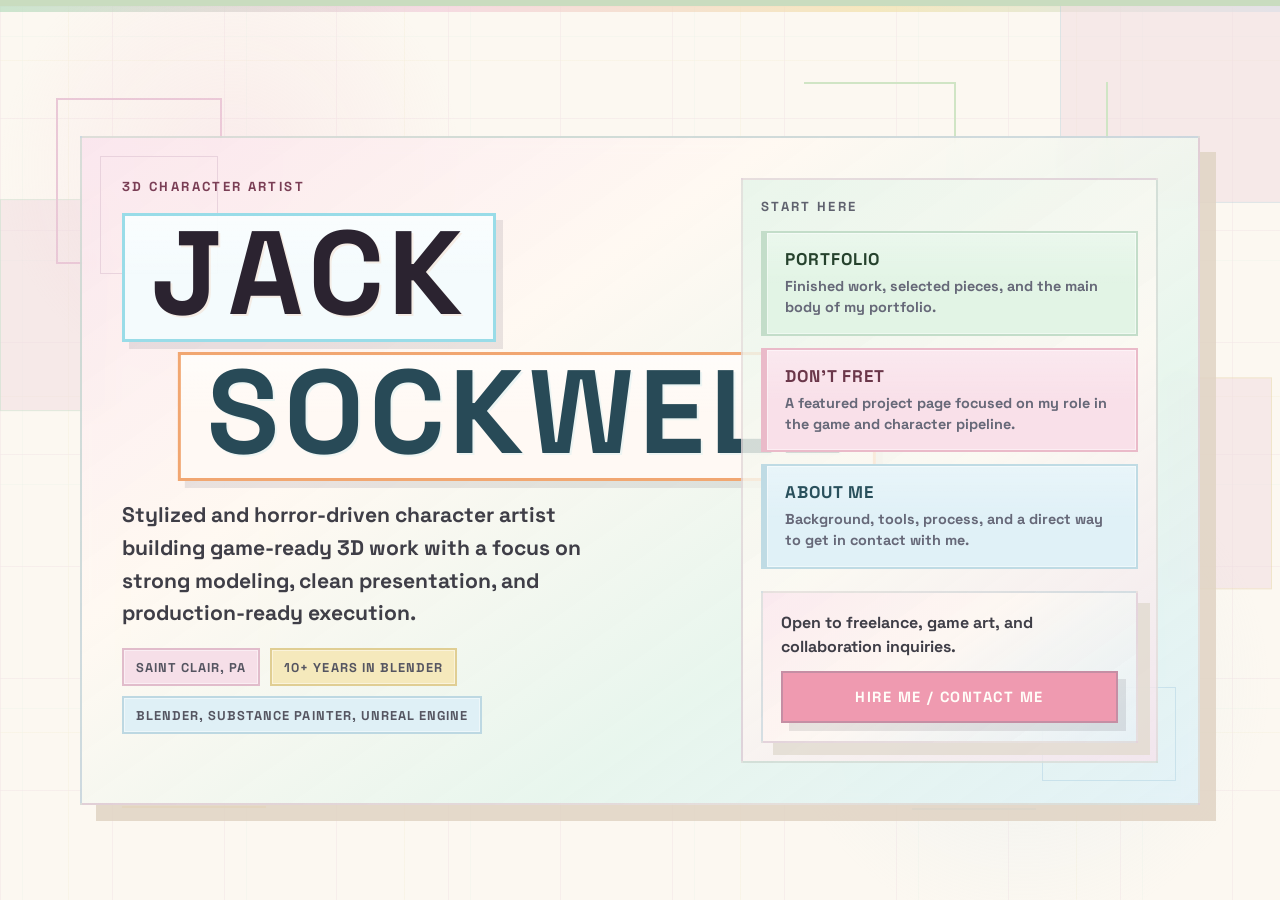
<file: index.html>
<!DOCTYPE html>
<html lang="en">
<head>
  <meta charset="UTF-8" />
  <meta name="viewport" content="width=device-width, initial-scale=1.0" />
  <title>Jack Sockwell</title>
  <meta name="description" content="Jack Sockwell portfolio and projects." />
  <link rel="stylesheet" href="styles.css?v=20260410-pastel2" />
</head>
<body class="page-home">
  <main class="site-shell" id="siteShell">
    <div class="bg-block bg-block-pink" data-depth="16"></div>
    <div class="bg-block bg-block-green" data-depth="11"></div>
    <div class="bg-block bg-block-yellow" data-depth="13"></div>
    <div class="bg-line bg-line-top" data-depth="18"></div>
    <div class="bg-line bg-line-right" data-depth="20"></div>

    <section class="hero-home">
      <div class="home-hero-card">
        <div class="home-primary-panel">
          <p class="home-kicker">3D Character Artist</p>

          <h1 class="hero-name">
            <span class="hero-name-line hero-name-line-top">Jack</span>
            <span class="hero-name-line hero-name-line-bottom">Sockwell</span>
          </h1>

          <p class="home-lead">
            Stylized and horror-driven character artist building game-ready 3D work with a focus on strong modeling, clean presentation, and production-ready execution.
          </p>

          <div class="home-meta" aria-label="Quick facts">
            <span class="home-meta-chip">Saint Clair, PA</span>
            <span class="home-meta-chip">10+ years in Blender</span>
            <span class="home-meta-chip">Blender, Substance Painter, Unreal Engine</span>
          </div>
        </div>

        <aside class="home-secondary-panel" aria-label="Primary navigation">
          <p class="home-section-label">Start Here</p>

          <nav class="hero-actions" aria-label="Primary">
            <a class="action-block block-portfolio" href="portfolio.html">
              <span class="action-label">Portfolio</span>
              <span class="action-note">Finished work, selected pieces, and the main body of my portfolio.</span>
            </a>
            <a class="action-block block-fret" href="dont-fret.html">
              <span class="action-label">Don't Fret</span>
              <span class="action-note">A featured project page focused on my role in the game and character pipeline.</span>
            </a>
            <a class="action-block block-about" href="about.html">
              <span class="action-label">About Me</span>
              <span class="action-note">Background, tools, process, and a direct way to get in contact with me.</span>
            </a>
          </nav>

          <div class="home-contact-card">
            <p class="home-contact-title">Open to freelance, game art, and collaboration inquiries.</p>
            <a class="home-contact-link" href="about.html#contact-panel">Hire Me / Contact Me</a>
          </div>
        </aside>
      </div>
    </section>
  </main>

  <script src="script.js?v=20260410-theme2"></script>
</body>
</html>
</file>
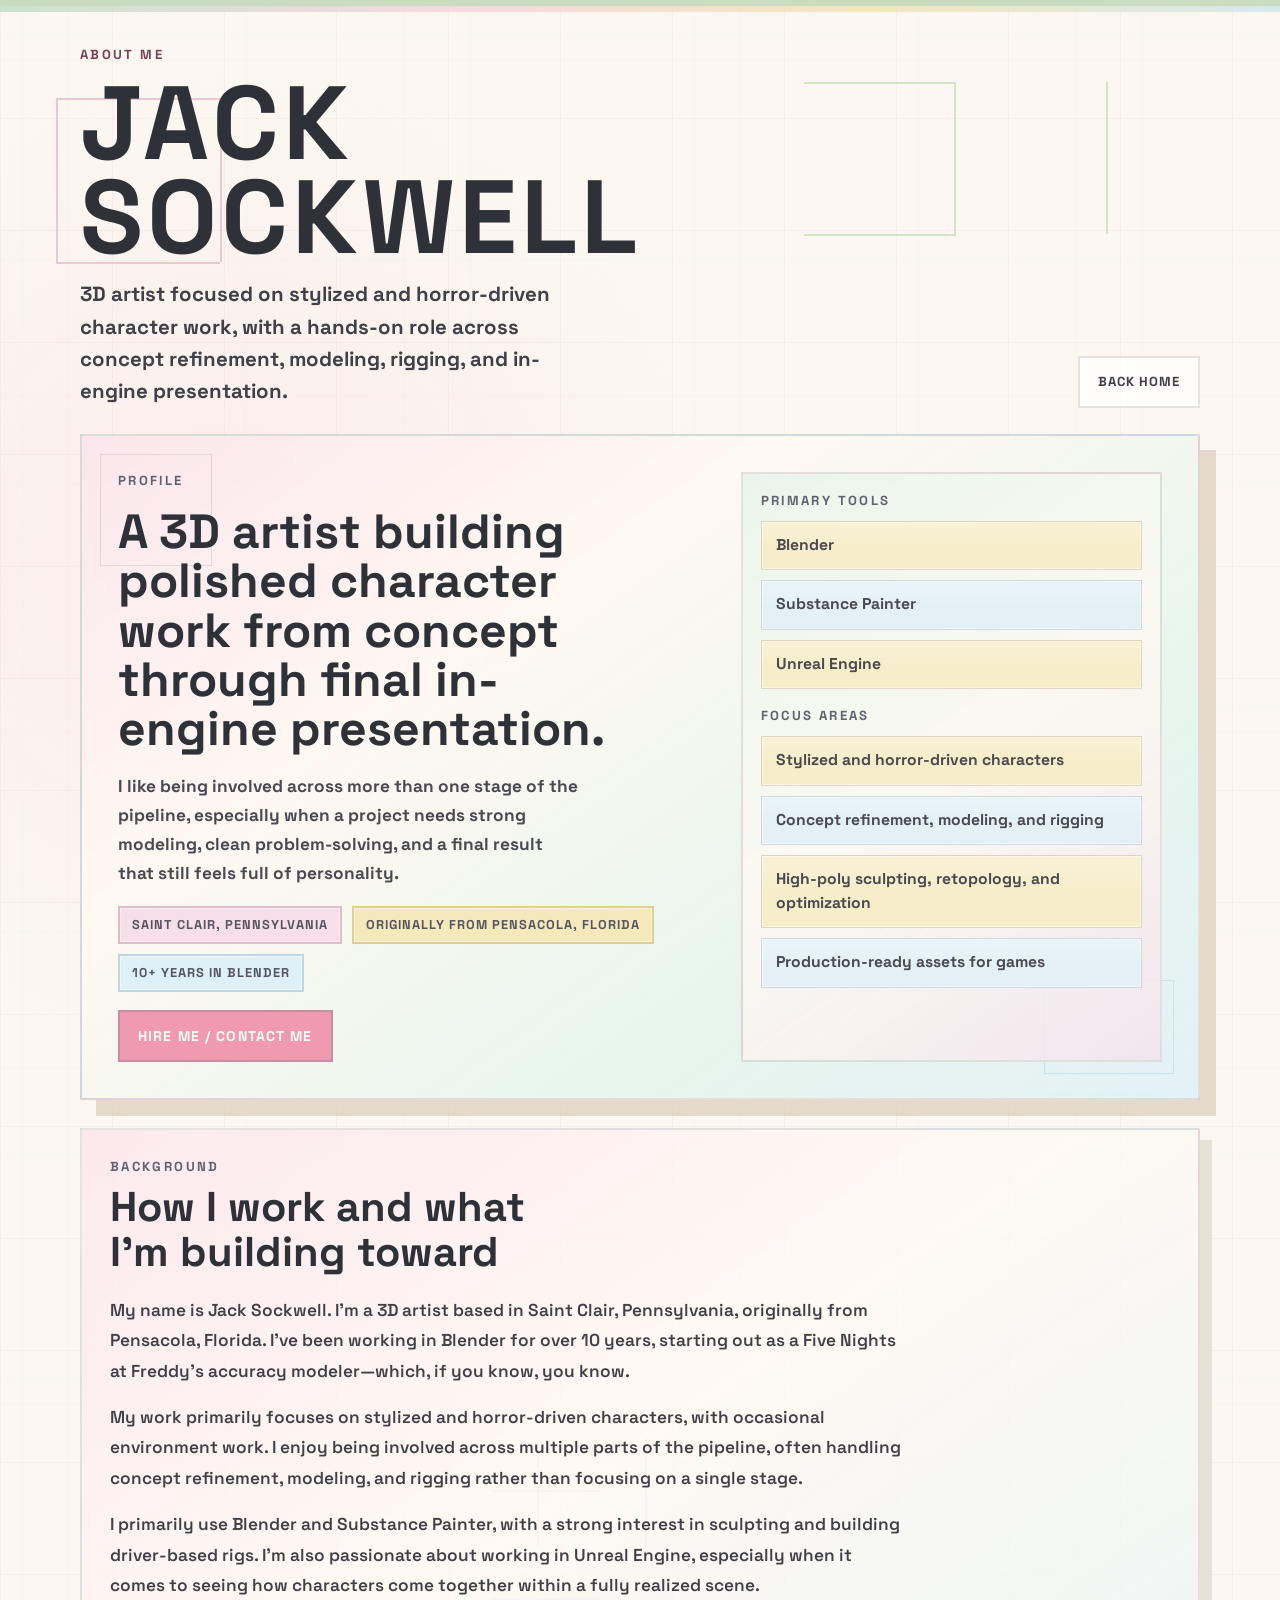
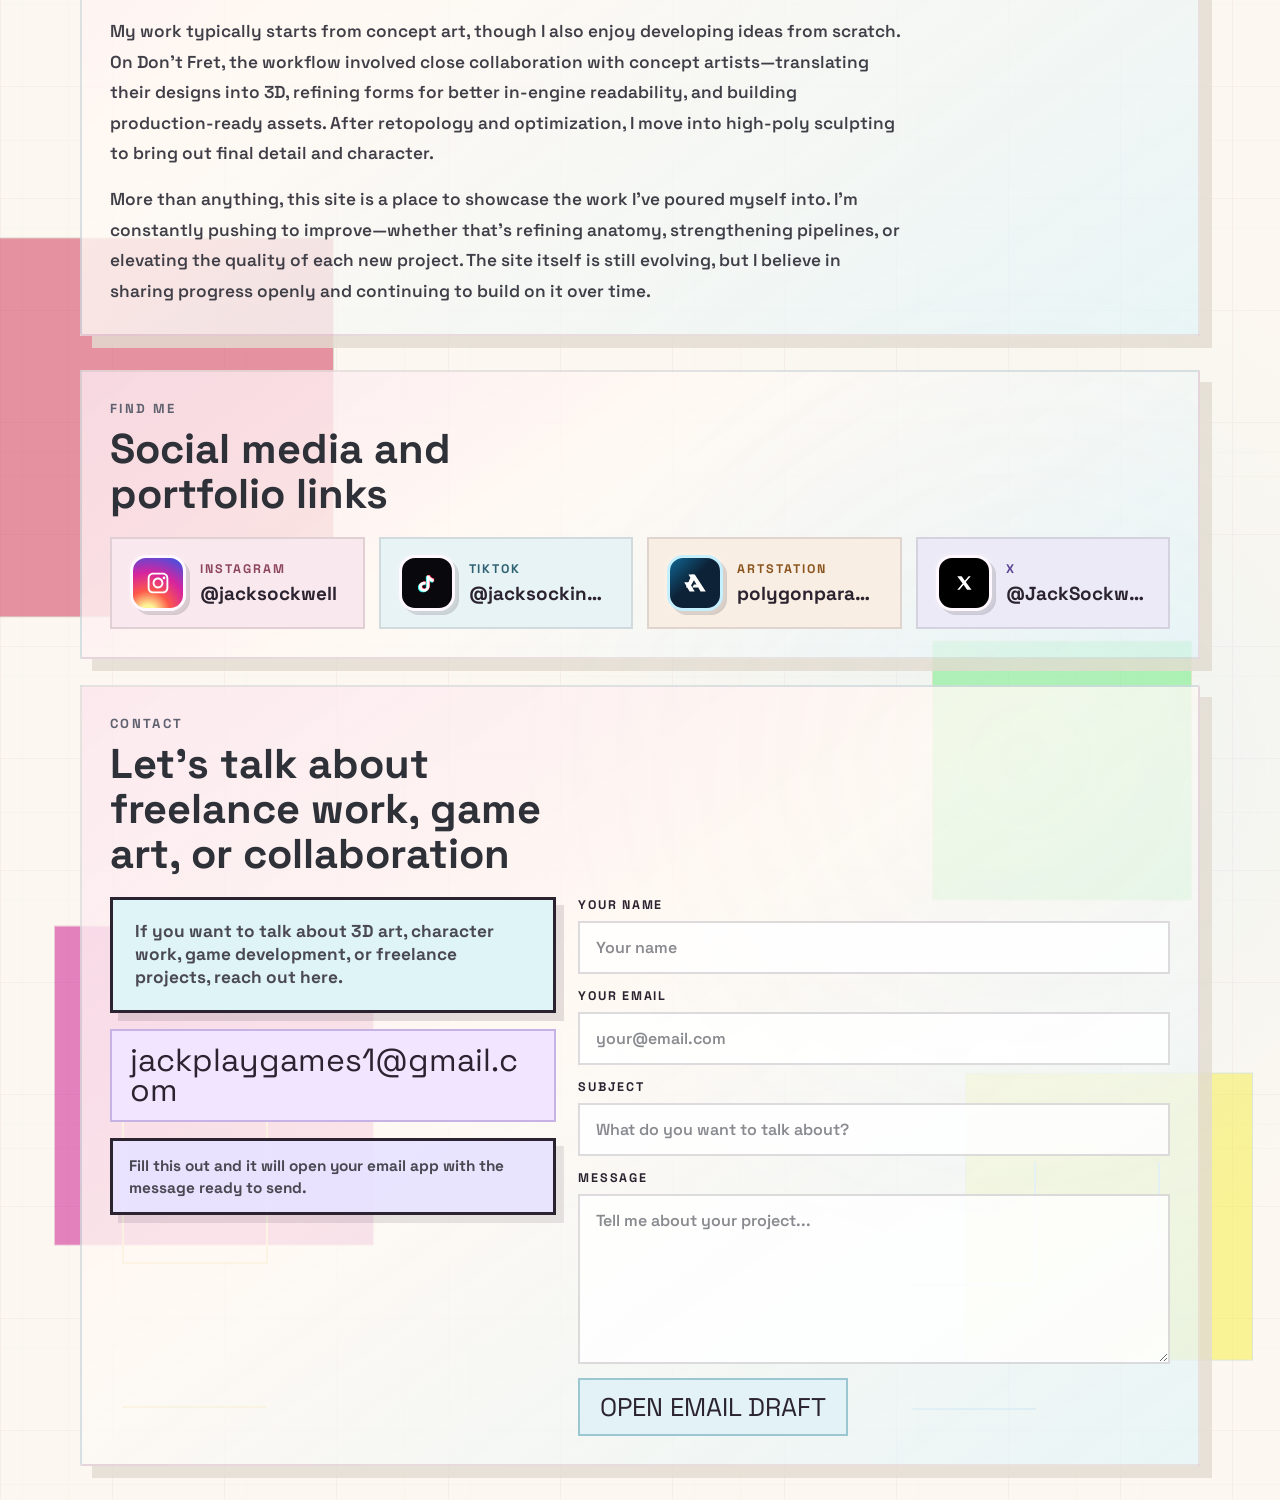
<file: about.html>
<!DOCTYPE html>
<html lang="en">
<head>
  <meta charset="UTF-8" />
  <meta name="viewport" content="width=device-width, initial-scale=1.0" />
  <title>About | Jack Sockwell</title>
  <meta name="description" content="About Jack Sockwell." />
  <link rel="stylesheet" href="styles.css?v=20260410-pastel2" />
</head>
<body class="page-about">
  <main class="site-shell" id="siteShell">
    <div class="bg-block bg-block-pink" data-depth="16"></div>
    <div class="bg-block bg-block-green" data-depth="11"></div>
    <div class="bg-block bg-block-yellow" data-depth="13"></div>
    <div class="bg-line bg-line-top" data-depth="18"></div>
    <div class="bg-line bg-line-right" data-depth="20"></div>

    <section class="standalone-page about-page">
      <div class="page-topbar about-topbar-clean">
        <div class="about-heading-clean">
          <p class="about-kicker">About Me</p>
          <h1 class="about-display-title">Jack Sockwell</h1>
          <p class="about-display-lead">
            3D artist focused on stylized and horror-driven character work, with a hands-on role across concept refinement, modeling, rigging, and in-engine presentation.
          </p>
        </div>

        <a class="back-link about-back-link-clean" href="index.html">Back Home</a>
      </div>

      <section class="about-overview-card" aria-label="Profile overview">
        <div class="about-overview-primary">
          <p class="about-card-label">Profile</p>
          <h2 class="about-overview-title">
            A 3D artist building polished character work from concept through final in-engine presentation.
          </h2>
          <p class="about-overview-copy">
            I like being involved across more than one stage of the pipeline, especially when a project needs strong modeling, clean problem-solving, and a final result that still feels full of personality.
          </p>

          <div class="about-meta-list" aria-label="Quick facts">
            <span class="about-meta-chip">Saint Clair, Pennsylvania</span>
            <span class="about-meta-chip">Originally from Pensacola, Florida</span>
            <span class="about-meta-chip">10+ years in Blender</span>
          </div>

          <div class="about-cta-row">
            <a class="about-primary-link" href="#contact-panel">Hire Me / Contact Me</a>
          </div>
        </div>

        <aside class="about-overview-secondary" aria-label="Focus summary">
          <div class="about-detail-block">
            <p class="about-card-label">Primary tools</p>
            <ul class="about-detail-list">
              <li>Blender</li>
              <li>Substance Painter</li>
              <li>Unreal Engine</li>
            </ul>
          </div>

          <div class="about-detail-block">
            <p class="about-card-label">Focus areas</p>
            <ul class="about-detail-list">
              <li>Stylized and horror-driven characters</li>
              <li>Concept refinement, modeling, and rigging</li>
              <li>High-poly sculpting, retopology, and optimization</li>
              <li>Production-ready assets for games</li>
            </ul>
          </div>
        </aside>
      </section>

      <section class="about-story-panel about-story-panel-clean" aria-labelledby="about-story-heading">
        <div class="about-section-intro">
          <p class="about-section-label">Background</p>
          <h2 id="about-story-heading" class="about-section-heading">How I work and what I&rsquo;m building toward</h2>
        </div>

        <div class="about-story-copy about-story-copy-clean">
          <p class="about-story-lead">
            My name is Jack Sockwell. I&rsquo;m a 3D artist based in Saint Clair, Pennsylvania, originally from Pensacola, Florida. I&rsquo;ve been working in Blender for over 10 years, starting out as a Five Nights at Freddy&rsquo;s accuracy modeler&mdash;which, if you know, you know.
          </p>
          <p>
            My work primarily focuses on stylized and horror-driven characters, with occasional environment work. I enjoy being involved across multiple parts of the pipeline, often handling concept refinement, modeling, and rigging rather than focusing on a single stage.
          </p>
          <p>
            I primarily use Blender and Substance Painter, with a strong interest in sculpting and building driver-based rigs. I&rsquo;m also passionate about working in Unreal Engine, especially when it comes to seeing how characters come together within a fully realized scene.
          </p>
          <p>
            My work typically starts from concept art, though I also enjoy developing ideas from scratch. On Don&rsquo;t Fret, the workflow involved close collaboration with concept artists&mdash;translating their designs into 3D, refining forms for better in-engine readability, and building production-ready assets. After retopology and optimization, I move into high-poly sculpting to bring out final detail and character.
          </p>
          <p>
            More than anything, this site is a place to showcase the work I&rsquo;ve poured myself into. I&rsquo;m constantly pushing to improve&mdash;whether that&rsquo;s refining anatomy, strengthening pipelines, or elevating the quality of each new project. The site itself is still evolving, but I believe in sharing progress openly and continuing to build on it over time.
          </p>
        </div>
      </section>

      <section class="social-panel about-social-panel" aria-labelledby="social-heading">
        <div class="about-section-intro">
          <p class="about-section-label">Find Me</p>
          <h2 id="social-heading" class="about-section-heading">Social media and portfolio links</h2>
        </div>

        <div class="social-grid">
          <a class="social-card social-card-pink" href="https://www.instagram.com/jacksockwell/" target="_blank" rel="noreferrer">
            <span class="social-icon social-icon-instagram" aria-hidden="true">
              <img src="instagram-icon.svg" alt="" />
            </span>
            <span class="social-copy">
              <span class="social-label">Instagram</span>
              <span class="social-handle">@jacksockwell</span>
            </span>
          </a>
          <a class="social-card social-card-green" href="https://www.tiktok.com/@jacksockingwell" target="_blank" rel="noreferrer">
            <span class="social-icon social-icon-tiktok" aria-hidden="true">
              <img src="tiktok-icon.svg" alt="" />
            </span>
            <span class="social-copy">
              <span class="social-label">TikTok</span>
              <span class="social-handle">@jacksockingwell</span>
            </span>
          </a>
          <a class="social-card social-card-orange" href="https://www.artstation.com/polygonparadise" target="_blank" rel="noreferrer">
            <span class="social-icon social-icon-artstation" aria-hidden="true">
              <img src="artstation-icon.svg" alt="" />
            </span>
            <span class="social-copy">
              <span class="social-label">ArtStation</span>
              <span class="social-handle">polygonparadise</span>
            </span>
          </a>
          <a class="social-card social-card-ink" href="https://x.com/JackSockwellP" target="_blank" rel="noreferrer">
            <span class="social-icon social-icon-x" aria-hidden="true">
              <img src="x-icon.svg" alt="" />
            </span>
            <span class="social-copy">
              <span class="social-label">X</span>
              <span class="social-handle">@JackSockwellP</span>
            </span>
          </a>
        </div>
      </section>

      <section class="contact-panel about-contact-panel" id="contact-panel" aria-labelledby="contact-heading">
        <div class="about-section-intro">
          <p class="about-section-label">Contact</p>
          <h2 id="contact-heading" class="about-section-heading">Let&rsquo;s talk about freelance work, game art, or collaboration</h2>
        </div>

        <div class="contact-layout">
          <div class="contact-copy">
            <p class="contact-lead">
              If you want to talk about 3D art, character work, game development, or freelance projects, reach out here.
            </p>
            <a class="contact-email" href="mailto:jackplaygames1@gmail.com">jackplaygames1@gmail.com</a>
            <p class="contact-note">
              Fill this out and it will open your email app with the message ready to send.
            </p>
          </div>

          <form class="contact-form" id="contactForm" aria-label="Send Jack an email">
            <label class="contact-field" for="contactName">
              <span>Your Name</span>
              <input class="contact-input" id="contactName" name="name" type="text" placeholder="Your name" />
            </label>

            <label class="contact-field" for="contactReplyEmail">
              <span>Your Email</span>
              <input class="contact-input" id="contactReplyEmail" name="replyEmail" type="email" placeholder="your@email.com" />
            </label>

            <label class="contact-field" for="contactSubject">
              <span>Subject</span>
              <input class="contact-input" id="contactSubject" name="subject" type="text" placeholder="What do you want to talk about?" required />
            </label>

            <label class="contact-field" for="contactMessage">
              <span>Message</span>
              <textarea class="contact-textarea" id="contactMessage" name="message" rows="6" placeholder="Tell me about your project..." required></textarea>
            </label>

            <button class="contact-submit" type="submit">Open Email Draft</button>
          </form>
        </div>
      </section>
    </section>
  </main>

  <script src="script.js?v=20260410-theme2"></script>
</body>
</html>
</file>
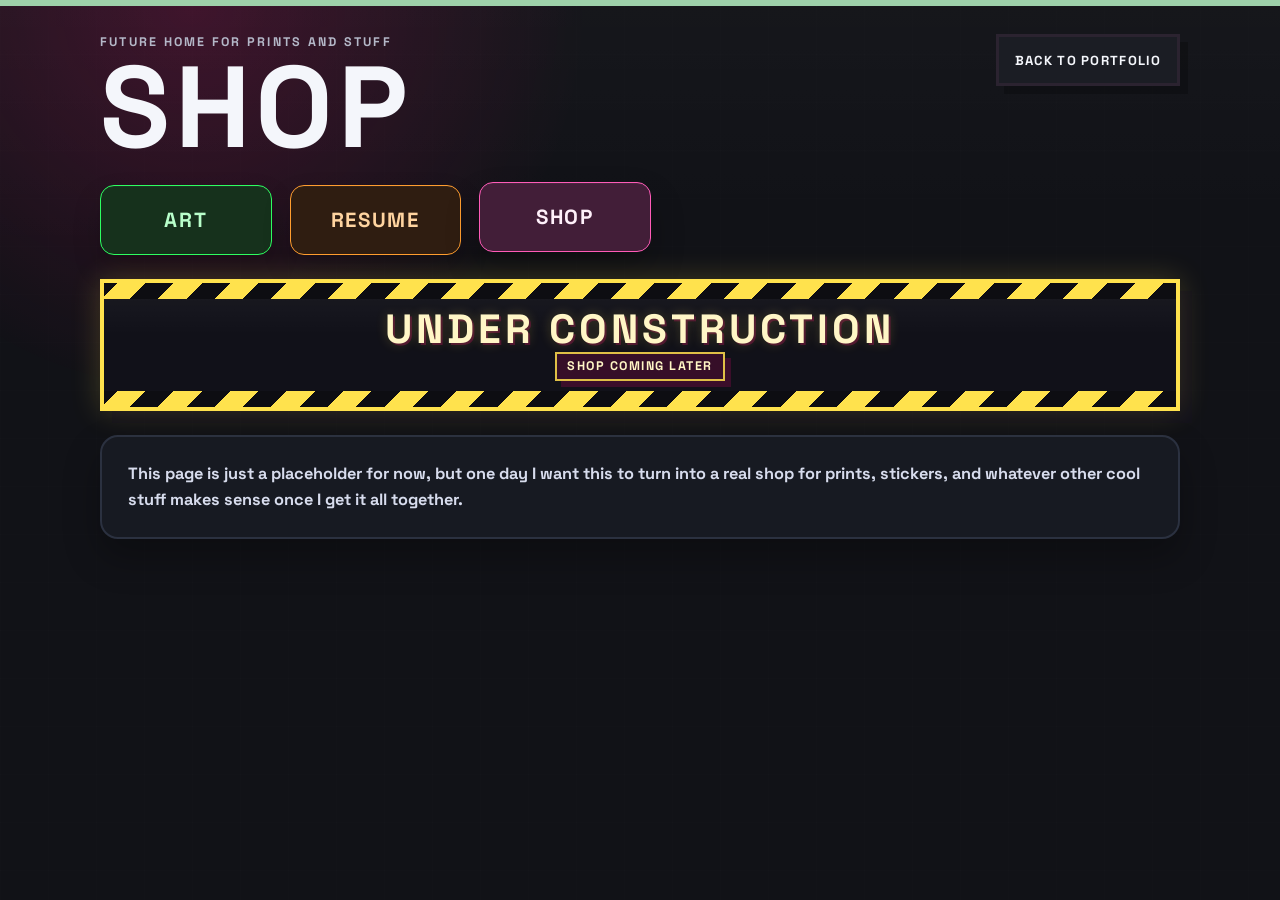
<file: shop.html>
<!DOCTYPE html>
<html lang="en">
<head>
  <meta charset="UTF-8" />
  <meta name="viewport" content="width=device-width, initial-scale=1.0" />
  <title>Shop | Jack Sockwell</title>
  <meta name="description" content="Future shop for Jack Sockwell." />
  <link rel="stylesheet" href="styles.css?v=20260410-soft1" />
</head>
<body class="page-shop">
  <main class="site-shell" id="siteShell">
    <section class="shop-page">
      <div class="portfolio-topbar">
        <div class="portfolio-heading">
          <p>Future home for prints and stuff</p>
          <h1>Shop</h1>
        </div>

        <a class="back-link" href="portfolio.html">Back to Portfolio</a>
      </div>

      <section class="shop-shell">
        <nav class="portfolio-tabs" aria-label="Portfolio sections">
          <a class="portfolio-tab portfolio-tab-art" href="portfolio.html#artwork">Art</a>
          <a class="portfolio-tab portfolio-tab-resume" href="portfolio.html#resume">Resume</a>
          <button class="portfolio-tab portfolio-tab-shop is-active" type="button" disabled>Shop</button>
        </nav>

        <div class="construction-banner" role="note" aria-label="Shop under construction">
          <span class="construction-copy">
            <span class="construction-title">UNDER CONSTRUCTION</span>
            <span class="construction-note">shop coming later</span>
          </span>
        </div>

        <p class="shop-note">
          This page is just a placeholder for now, but one day I want this to turn into a real shop for prints, stickers, and whatever other cool stuff makes sense once I get it all together.
        </p>
      </section>
    </section>
  </main>
</body>
</html>
</file>
<file: styles.css>
@import url("https://fonts.googleapis.com/css2?family=Space+Grotesk:wght@400;500;700&display=swap");

:root {
  --bg: #f7f3ea;
  --ink: #2b2330;
  --pink: #f29ab2;
  --green: #98d7a1;
  --yellow: #f3d27a;
  --orange: #f0a067;
  --cyan: #92d9e7;
  --paper: #fcf8f1;
  --border: 3px solid var(--ink);
  --shadow: 8px 8px 0 rgba(43, 35, 48, 0.14);
  --shadow-soft: 16px 16px 0 rgba(43, 35, 48, 0.1);
  --font-ui: "Space Grotesk", sans-serif;
  --pixel-grid-size: 88px;
  --home-cyan: #cfeff4;
  --home-red: #f8dbe3;
  --home-orange: #f7d6b4;
  --home-green: #d9efdd;
  --about-aqua: #d9f1ef;
  --about-green: #eef6ee;
  --about-lime: #f5e7a4;
  --story-purple: #e5dcff;
  --story-red: #f4bccb;
  --story-pink: #fae0ea;
  --story-orange: #f7dfc7;
  --contact-blue: #dfe9ff;
  --contact-cyan: #def4f7;
  --contact-violet: #e8e2ff;
}

/* Calmer About page redesign */
.page-about .site-shell {
  display: block;
  min-height: 100vh;
  padding-block: 40px 34px;
  background: var(--paper);
}

.page-about .site-shell::before {
  background:
    linear-gradient(rgba(43, 35, 48, 0.045) 1px, transparent 1px),
    linear-gradient(90deg, rgba(43, 35, 48, 0.045) 1px, transparent 1px);
  background-size: 128px 128px;
  opacity: 0.3;
}

.page-about .site-shell::after {
  background: none;
  opacity: 0;
}

.page-about .bg-block,
.page-about .bg-line-right {
  display: block;
  opacity: 0.3;
  filter: saturate(0.72);
}

.page-about .bg-line-top {
  opacity: 0.72;
}

.page-about .bg-line-right {
  opacity: 0.22;
}

.page-about .about-page {
  width: min(1120px, 100%);
}

.page-about .about-topbar-clean {
  align-items: end;
  margin-bottom: 26px;
}

.page-about .about-heading-clean {
  display: grid;
  gap: 14px;
  max-width: 48rem;
}

.page-about .about-kicker,
.page-about .about-card-label,
.page-about .about-section-label {
  margin: 0;
  font-size: 0.82rem;
  font-weight: 900;
  letter-spacing: 0.18em;
  text-transform: uppercase;
}

.page-about .about-kicker {
  color: #7a3e55;
}

.page-about .about-card-label,
.page-about .about-section-label {
  color: #60626f;
}

.page-about .about-display-title {
  margin: 0;
  color: #2f3139;
  font-family: var(--font-ui);
  font-size: clamp(3.8rem, 9vw, 6.5rem);
  line-height: 0.9;
  letter-spacing: 0.04em;
  text-transform: uppercase;
  text-wrap: balance;
}

.page-about .about-display-lead {
  margin: 0;
  max-width: 40ch;
  color: #41404a;
  font-size: clamp(1.08rem, 2vw, 1.28rem);
  line-height: 1.58;
  font-weight: 700;
}

.page-about .about-back-link-clean {
  min-height: 52px;
  padding: 12px 18px;
  border: 2px solid rgba(43, 35, 48, 0.12);
  background: rgba(255, 255, 255, 0.78);
  color: #3f3e47;
  box-shadow: none;
  letter-spacing: 0.08em;
}

.page-about .about-back-link-clean:hover,
.page-about .about-back-link-clean:focus-visible {
  transform: translate(-3px, -3px);
  box-shadow: 8px 8px 0 rgba(43, 35, 48, 0.08);
}

.page-about .about-overview-card {
  position: relative;
  display: grid;
  grid-template-columns: minmax(0, 1.35fr) minmax(280px, 0.95fr);
  gap: 24px;
  margin-bottom: 28px;
  padding: clamp(24px, 4vw, 36px);
  border: 2px solid rgba(43, 35, 48, 0.14);
  background: rgba(255, 252, 245, 0.9);
  box-shadow: 16px 16px 0 rgba(43, 35, 48, 0.08);
  backdrop-filter: blur(8px);
  overflow: hidden;
}

.page-about .about-overview-card::before {
  content: "";
  position: absolute;
  inset: 18px auto auto 18px;
  width: 110px;
  height: 110px;
  background: rgba(242, 154, 178, 0.16);
  pointer-events: none;
}

.page-about .about-overview-card::after {
  content: "";
  position: absolute;
  right: 24px;
  bottom: 24px;
  width: 128px;
  height: 92px;
  background: rgba(146, 217, 231, 0.16);
  pointer-events: none;
}

.page-about .about-overview-primary,
.page-about .about-overview-secondary {
  position: relative;
  z-index: 1;
}

.page-about .about-overview-primary {
  display: grid;
  align-content: start;
  gap: 18px;
}

.page-about .about-overview-title {
  margin: 0;
  max-width: 18ch;
  color: #2f3139;
  font-size: clamp(2rem, 4vw, 3rem);
  line-height: 1.03;
  text-wrap: balance;
}

.page-about .about-overview-copy {
  margin: 0;
  max-width: 42ch;
  color: #4a4953;
  font-size: 1.08rem;
  line-height: 1.68;
  font-weight: 700;
}

.page-about .about-meta-list {
  display: flex;
  flex-wrap: wrap;
  gap: 10px;
}

.page-about .about-meta-chip {
  display: inline-flex;
  align-items: center;
  min-height: 38px;
  padding: 8px 12px;
  border: 2px solid rgba(43, 35, 48, 0.12);
  background: #fffdf8;
  color: #555561;
  font-size: 0.8rem;
  font-weight: 800;
  letter-spacing: 0.08em;
  text-transform: uppercase;
}

.page-about .about-cta-row {
  display: flex;
  flex-wrap: wrap;
  gap: 12px;
}

.page-about .about-primary-link {
  display: inline-flex;
  justify-content: center;
  align-items: center;
  min-height: 52px;
  padding: 12px 18px;
  border: 2px solid #c58ea4;
  background: #ef9ab0;
  color: #fffdf8;
  text-decoration: none;
  text-transform: uppercase;
  font-size: 0.88rem;
  font-weight: 900;
  letter-spacing: 0.08em;
  transition: transform 0.14s ease, box-shadow 0.14s ease, background-color 0.14s ease;
}

.page-about .about-primary-link:hover,
.page-about .about-primary-link:focus-visible {
  transform: translate(-3px, -3px);
  background: #e88ca5;
  box-shadow: 10px 10px 0 rgba(43, 35, 48, 0.12);
  outline: none;
}

.page-about .about-overview-secondary {
  display: grid;
  align-content: start;
  gap: 18px;
  padding: 18px;
  border: 2px solid rgba(43, 35, 48, 0.12);
  background: rgba(255, 255, 255, 0.72);
}

.page-about .about-detail-block {
  display: grid;
  gap: 12px;
}

.page-about .about-detail-list {
  margin: 0;
  padding: 0;
  list-style: none;
  display: grid;
  gap: 10px;
}

.page-about .about-detail-list li {
  padding: 12px 14px;
  border: 1px solid rgba(43, 35, 48, 0.12);
  background: #fffdf8;
  color: #4a4953;
  font-size: 0.98rem;
  line-height: 1.5;
  font-weight: 700;
}

.page-about .about-story-panel-clean,
.page-about .about-social-panel,
.page-about .about-contact-panel {
  position: relative;
  z-index: 1;
  margin-top: 26px;
  padding: 28px;
  border: 2px solid rgba(43, 35, 48, 0.14);
  background: rgba(255, 252, 245, 0.92);
  box-shadow: 12px 12px 0 rgba(43, 35, 48, 0.06);
}

.page-about .about-section-intro {
  display: grid;
  gap: 10px;
  margin-bottom: 20px;
}

.page-about .about-section-heading {
  margin: 0;
  max-width: 18ch;
  color: #2f3139;
  font-size: clamp(1.7rem, 3.5vw, 2.6rem);
  line-height: 1.08;
  text-wrap: balance;
}

.page-about .about-story-copy-clean {
  min-height: 0;
  padding: 0;
  border: 0;
  background: transparent;
  box-shadow: none;
}

.page-about .about-story-copy-clean p {
  max-width: 72ch;
  margin: 0 0 16px;
  color: #403f48;
  font-size: 1.08rem;
  line-height: 1.76;
  font-weight: 600;
}

.page-about .about-story-copy-clean p:last-child {
  margin-bottom: 0;
}

.page-about .about-story-lead {
  color: #2f3139;
  font-size: 1.14rem;
}

.page-about .about-social-panel .social-grid {
  gap: 14px;
}

.page-about .about-social-panel .social-card {
  min-height: 0;
  padding: 16px 18px;
  border: 2px solid rgba(43, 35, 48, 0.12);
  box-shadow: none;
}

.page-about .about-social-panel .social-card:hover,
.page-about .about-social-panel .social-card:focus-visible {
  transform: translate(-3px, -3px);
  box-shadow: 8px 8px 0 rgba(43, 35, 48, 0.08);
}

.page-about .about-social-panel .social-card-pink {
  background: #f9e8ed;
}

.page-about .about-social-panel .social-card-green {
  background: #e8f3f5;
}

.page-about .about-social-panel .social-card-orange {
  background: #f9eee3;
}

.page-about .about-social-panel .social-card-ink {
  background: #eceaf6;
}

.page-about .about-contact-panel {
  scroll-margin-top: 28px;
}

.page-about .contact-layout {
  grid-template-columns: minmax(0, 0.86fr) minmax(0, 1.14fr);
}

.page-about .contact-copy {
  gap: 16px;
}

.page-about .contact-lead,
.page-about .contact-note {
  color: #4a4953;
}

.page-about .contact-email {
  border-width: 2px;
  border-color: rgba(170, 146, 210, 0.6);
  background: #f1e5ff;
  box-shadow: none;
}

.page-about .contact-input,
.page-about .contact-textarea {
  border-width: 2px;
  border-color: rgba(43, 35, 48, 0.16);
  background: rgba(255, 255, 255, 0.84);
  color: #2f3139;
  font-weight: 600;
  box-shadow: none;
}

.page-about .contact-input::placeholder,
.page-about .contact-textarea::placeholder {
  color: rgba(47, 49, 57, 0.56);
}

.page-about .contact-input:focus-visible,
.page-about .contact-textarea:focus-visible {
  transform: translate(-2px, -2px);
  box-shadow: 8px 8px 0 rgba(43, 35, 48, 0.08);
}

.page-about .contact-submit {
  border-width: 2px;
  border-color: rgba(131, 185, 198, 0.75);
  background: #e2f2f6;
  box-shadow: none;
}

.page-about .contact-submit:hover,
.page-about .contact-submit:focus-visible {
  box-shadow: 8px 8px 0 rgba(43, 35, 48, 0.08);
}

@media (max-width: 980px) {
  .page-about .about-overview-card {
    grid-template-columns: 1fr;
  }

  .page-about .about-back-link-clean {
    justify-self: start;
  }
}

@media (max-width: 700px) {
  .page-about .site-shell {
    padding-block: 24px 20px;
  }

  .page-about .about-display-title {
    font-size: clamp(3rem, 16vw, 5rem);
  }

  .page-about .about-overview-card,
  .page-about .about-story-panel-clean,
  .page-about .about-social-panel,
  .page-about .about-contact-panel {
    padding: 20px;
    box-shadow: 8px 8px 0 rgba(43, 35, 48, 0.08);
  }

  .page-about .about-meta-list {
    flex-direction: column;
    align-items: flex-start;
  }

  .page-about .contact-layout {
    grid-template-columns: 1fr;
  }

  .page-about .about-section-heading,
  .page-about .about-overview-title {
    max-width: none;
  }
}

* {
  box-sizing: border-box;
}

html,
body {
  margin: 0;
  min-height: 100%;
}

html {
  scroll-behavior: smooth;
}

body {
  font-family: var(--font-ui);
  background: var(--paper);
  color: var(--ink);
  overflow-x: hidden;
}

.trolled-letter {
  color: inherit !important;
  text-shadow: inherit !important;
}

.scrapbook-row {
  display: flex;
  flex-wrap: wrap;
  align-items: flex-end;
  gap: 12px;
}

.scrapbook-row-center {
  justify-content: center;
}

.scrapbook-row-tight {
  gap: 8px;
}

.scrapbook-piece {
  --scrap-bg: #fff6ea;
  --scrap-color: var(--ink);
  --scrap-accent: var(--orange);
  --scrap-tape: rgba(255, 255, 255, 0.5);
  position: relative;
  display: inline-block;
  padding: 0.05em 0.16em 0.12em;
  border: 3px solid var(--ink);
  background: var(--scrap-bg);
  color: var(--scrap-color);
  font-family: var(--font-ui);
  font-weight: 900;
  line-height: 0.92;
  white-space: nowrap;
  text-transform: uppercase;
  box-shadow: 8px 8px 0 rgba(36, 27, 42, 0.22);
}

.scrapbook-piece::before {
  content: none;
}

.scrapbook-piece::after {
  content: none;
}

.scrapbook-piece-paper {
  --scrap-bg: #fff6ea;
  --scrap-color: var(--ink);
  --scrap-accent: var(--yellow);
}

.scrapbook-piece-pink {
  --scrap-bg: var(--pink);
  --scrap-color: var(--ink);
  --scrap-accent: var(--yellow);
}

.scrapbook-piece-yellow {
  --scrap-bg: var(--yellow);
  --scrap-color: var(--ink);
  --scrap-accent: var(--orange);
}

.scrapbook-piece-cyan {
  --scrap-bg: var(--cyan);
  --scrap-color: var(--ink);
  --scrap-accent: var(--pink);
}

.scrapbook-piece-green {
  --scrap-bg: var(--green);
  --scrap-color: var(--ink);
  --scrap-accent: var(--yellow);
}

.scrapbook-piece-ink {
  --scrap-bg: var(--ink);
  --scrap-color: #fff9f3;
  --scrap-accent: rgba(243, 210, 122, 0.95);
  --scrap-tape: rgba(243, 210, 122, 0.42);
}

.scrapbook-piece-red {
  --scrap-bg: #ef8c95;
  --scrap-color: var(--ink);
  --scrap-accent: #f6c6cb;
  --scrap-tape: rgba(255, 244, 245, 0.42);
}

.scrapbook-piece-title {
  font-size: clamp(2.7rem, 7vw, 5.8rem);
  letter-spacing: 0.04em;
}

.scrapbook-piece-section {
  font-size: clamp(1.95rem, 4.5vw, 3.8rem);
  letter-spacing: 0.03em;
}

.scrapbook-piece-nav {
  font-size: clamp(0.96rem, 1.9vw, 1.08rem);
  letter-spacing: 0.09em;
}

.scrapbook-piece-chip {
  font-size: 0.82rem;
  letter-spacing: 0.12em;
}

.scrapbook-piece-mini {
  font-size: 0.8rem;
  letter-spacing: 0.12em;
}

.scrapbook-piece-cta {
  font-size: clamp(2rem, 5.2vw, 4.2rem);
  letter-spacing: 0.08em;
}

.scrapbook-piece-tilt-left {
  transform: rotate(-1.7deg);
}

.scrapbook-piece-tilt-right {
  transform: rotate(1.35deg);
}

.scrapbook-piece-tilt-up {
  transform: translateY(-5px) rotate(-0.9deg);
}

.action-block .scrapbook-piece,
.back-link .scrapbook-piece {
  box-shadow: 5px 5px 0 rgba(36, 27, 42, 0.22);
}

.action-block .scrapbook-piece::after,
.back-link .scrapbook-piece::after,
.hire-me-link .scrapbook-piece::after {
  content: none;
}

.hire-me-link .scrapbook-piece {
  border-color: #420008;
  color: #fff4f6;
  box-shadow:
    0 0 12px rgba(255, 0, 34, 0.75),
    0 0 26px rgba(255, 0, 34, 0.55),
    8px 8px 0 rgba(66, 0, 8, 0.3);
  text-shadow: none;
}

.hire-me-link .scrapbook-piece:first-child {
  background: #ff324f;
}

.hire-me-link .scrapbook-piece:last-child {
  background: #ff001e;
}

.about-heading-title,
.about-section-title,
.social-title,
.contact-title {
  margin: 0;
}

.social-kicker,
.contact-kicker,
.about-heading-tag {
  margin: 0;
}

a,
button {
  font: inherit;
  color: inherit;
}

button {
  background: none;
  border: 0;
  cursor: pointer;
}

.site-shell {
  min-height: 100vh;
  position: relative;
  overflow: hidden;
  padding: 28px;
  border-top: 6px solid #9ed1aa;
  background:
    radial-gradient(circle at 12% 16%, rgba(242, 154, 178, 0.22), transparent 22%),
    radial-gradient(circle at 84% 12%, rgba(146, 217, 231, 0.22), transparent 20%),
    radial-gradient(circle at 18% 82%, rgba(243, 210, 122, 0.22), transparent 24%),
    linear-gradient(180deg, rgba(255, 255, 255, 0.72), rgba(255, 255, 255, 0.72)),
    var(--paper);
}

.bg-mosaic {
  position: absolute;
  inset: 0;
  overflow: hidden;
  pointer-events: none;
  z-index: 0;
}

.bg-tile {
  position: absolute;
  pointer-events: none;
  will-change: transform;
}

.page-home .site-shell {
  display: flex;
  flex-direction: column;
  align-items: center;
  padding-block: 44px 34px;
  background: var(--paper);
}

.page-home .site-shell::before {
  background:
    linear-gradient(rgba(43, 35, 48, 0.06) 1px, transparent 1px),
    linear-gradient(90deg, rgba(43, 35, 48, 0.06) 1px, transparent 1px);
  background-size: var(--pixel-grid-size) var(--pixel-grid-size);
  opacity: 0.32;
}

.page-home .site-shell::after {
  background:
    radial-gradient(circle at 16% 18%, rgba(242, 154, 178, 0.18), transparent 20%),
    radial-gradient(circle at 82% 78%, rgba(146, 217, 231, 0.18), transparent 24%);
  opacity: 1;
}

.page-home .bg-block,
.page-home .bg-line-right {
  display: block;
  opacity: 0.8;
}

.page-about .bg-block,
.page-about .bg-line-right {
  display: none;
}

.site-shell::before,
.site-shell::after {
  content: "";
  position: absolute;
  inset: 0;
  pointer-events: none;
}

.site-shell::before {
  background:
    linear-gradient(rgba(43, 35, 48, 0.05) 1px, transparent 1px),
    linear-gradient(90deg, rgba(43, 35, 48, 0.05) 1px, transparent 1px);
  background-size: 92px 92px;
  opacity: 0.2;
}

.site-shell::after {
  background:
    linear-gradient(135deg, transparent 0 48%, rgba(240, 160, 103, 0.16) 48% 60%, transparent 60% 100%),
    linear-gradient(135deg, transparent 0 26%, rgba(152, 215, 161, 0.12) 26% 40%, transparent 40% 100%);
  opacity: 0.45;
}

body.clean-shot-mode .home-support-corner,
body.clean-shot-mode .hero-actions,
body.clean-shot-mode .home-bottom-cta,
body.clean-shot-mode .back-link,
body.clean-shot-mode .portfolio-launcher,
body.clean-shot-mode .portfolio-credit-link,
body.clean-shot-mode .portfolio-post-open,
body.clean-shot-mode .support-link,
body.clean-shot-mode .contact-email,
body.clean-shot-mode .contact-form,
body.clean-shot-mode .panel-close {
  display: none !important;
}

.bg-block,
.bg-line {
  position: absolute;
  pointer-events: none;
  will-change: transform;
}

.bg-block {
  border: 2px solid rgba(43, 35, 48, 0.16);
  background: rgba(240, 160, 103, 0.18);
}

.bg-block-pink {
  width: clamp(150px, 25vw, 320px);
  height: clamp(150px, 25vw, 320px);
  left: 10%;
  bottom: -2%;
  top: auto;
  transform: none;
  background:
    linear-gradient(180deg, rgba(255, 255, 255, 0.3), rgba(255, 255, 255, 0.06)),
    #f6bac9;
}

.bg-block-green {
  width: clamp(180px, 28vw, 360px);
  height: clamp(180px, 28vw, 360px);
  top: 10%;
  left: 0;
  right: auto;
  transform: none;
  background:
    linear-gradient(180deg, rgba(255, 255, 255, 0.28), rgba(255, 255, 255, 0.06)),
    #d9efdd;
}

.bg-block-yellow {
  width: clamp(150px, 22vw, 280px);
  height: clamp(150px, 22vw, 280px);
  top: 0;
  right: 10%;
  bottom: auto;
  transform: none;
  background:
    linear-gradient(180deg, rgba(255, 255, 255, 0.28), rgba(255, 255, 255, 0.06)),
    #f7e4a6;
}

.bg-line-top {
  inset: 0 auto auto 0;
  width: 100%;
  height: 6px;
  background: #9ed1aa;
}

.bg-line-right {
  right: 8%;
  bottom: 12%;
  width: clamp(190px, 26vw, 340px);
  height: clamp(190px, 26vw, 340px);
  border: 0;
  transform: none;
  opacity: 0.86;
  background:
    linear-gradient(180deg, rgba(255, 255, 255, 0.28), rgba(255, 255, 255, 0.06)),
    #f5d998;
}

.hero-home {
  position: relative;
  z-index: 1;
  width: min(760px, 100%);
  margin: clamp(4.8rem, 16vh, 8.4rem) auto 0;
}

.hero-stack {
  display: grid;
  justify-items: center;
  gap: 22px;
  text-align: center;
}

.home-support-corner {
  position: absolute;
  top: 24px;
  right: 28px;
  z-index: 2;
  width: min(340px, calc(100% - 56px));
  display: flex;
  justify-content: flex-end;
}

.home-construction-row {
  position: relative;
  z-index: 1;
  width: min(1080px, 100%);
  display: flex;
  justify-content: center;
  margin: 4px auto 0;
}

.construction-banner {
  position: relative;
  display: inline-flex;
  align-items: center;
  justify-content: center;
  width: min(100%, 760px);
  padding: 18px 24px;
  border: 4px solid #ffe24d;
  background:
    linear-gradient(180deg, rgba(255, 255, 255, 0.04), transparent 42%),
    rgba(18, 18, 26, 0.94);
  box-shadow:
    12px 12px 0 rgba(24, 16, 34, 0.24),
    0 0 28px rgba(255, 226, 77, 0.2);
  transform: rotate(-0.5deg);
  overflow: hidden;
  isolation: isolate;
  backdrop-filter: blur(4px);
}

.construction-banner::before,
.construction-banner::after {
  content: "";
  position: absolute;
  left: 0;
  right: 0;
  height: 16px;
  background:
    repeating-linear-gradient(
      -45deg,
      #0d0d12 0 12px,
      #0d0d12 12px 20px,
      #ffe24d 20px 32px,
      #ffe24d 32px 40px
    );
  pointer-events: none;
}

.construction-banner::before {
  top: 0;
}

.construction-banner::after {
  bottom: 0;
}

.construction-copy {
  position: relative;
  z-index: 1;
  display: grid;
  justify-items: center;
  gap: 5px;
  width: 100%;
  text-align: center;
  padding-block: 10px 8px;
}

.construction-title {
  color: #fff6c6;
  font-size: clamp(1.55rem, 3.5vw, 2.55rem);
  font-weight: 900;
  line-height: 0.9;
  letter-spacing: 0.1em;
  text-transform: uppercase;
  text-shadow:
    0 0 12px rgba(255, 226, 77, 0.24),
    2px 2px 0 rgba(255, 8, 119, 0.24);
}

.construction-note {
  display: block;
  padding: 6px 10px;
  border: 2px solid rgba(255, 226, 77, 0.84);
  background: rgba(255, 8, 119, 0.16);
  color: #fff6c6;
  font-size: 0.78rem;
  font-weight: 900;
  line-height: 1;
  letter-spacing: 0.12em;
  text-transform: uppercase;
  box-shadow: 6px 6px 0 rgba(255, 8, 119, 0.18);
}

.home-bottom-cta {
  position: relative;
  z-index: 1;
  width: min(760px, 100%);
  display: flex;
  flex-direction: column;
  align-items: center;
  gap: 14px;
  justify-content: center;
  margin: clamp(2rem, 8vh, 4rem) 0 auto;
}

.hire-me-link {
  position: relative;
  display: inline-flex;
  justify-content: center;
  align-items: center;
  padding: 0;
  text-decoration: none;
  overflow: visible;
  transition: transform 0.14s ease;
}

.hire-me-link:hover,
.hire-me-link:focus-visible {
  transform: translate(-4px, -4px);
  outline: none;
}

.hire-me-label {
  position: relative;
  z-index: 2;
  display: inline-block;
  padding: 0.18em 0.34em 0.2em;
  border: 3px solid #8a445a;
  background:
    linear-gradient(180deg, rgba(255, 255, 255, 0.24), transparent 46%),
    #ef8ca4;
  color: #fffdf8;
  font-family: var(--font-ui);
  font-size: clamp(2.6rem, 7vw, 4.9rem);
  font-weight: 900;
  line-height: 0.92;
  letter-spacing: 0.08em;
  text-transform: uppercase;
  text-shadow: 1px 1px 0 rgba(116, 69, 85, 0.2);
  box-shadow:
    12px 12px 0 rgba(43, 35, 48, 0.14);
  transition: box-shadow 0.14s ease, background 0.14s ease;
}

.hire-me-link:hover .hire-me-label,
.hire-me-link:focus-visible .hire-me-label {
  background:
    linear-gradient(180deg, rgba(255, 255, 255, 0.26), transparent 46%),
    #e77f99;
  box-shadow:
    14px 14px 0 rgba(43, 35, 48, 0.16);
}

.support-cta {
  display: grid;
  justify-items: center;
  width: min(100%, 420px);
  text-align: center;
}

.support-link {
  position: relative;
  display: inline-flex;
  justify-content: center;
  align-items: center;
  min-height: 54px;
  padding: 12px 20px;
  border: 4px solid #9cd0d8;
  background:
    linear-gradient(180deg, rgba(255, 255, 255, 0.26), transparent 46%),
    #ebf7f9;
  color: #284a57;
  text-decoration: none;
  text-transform: uppercase;
  font-size: clamp(1rem, 2vw, 1.25rem);
  font-weight: 900;
  letter-spacing: 0.09em;
  overflow: visible;
  box-shadow:
    10px 10px 0 rgba(43, 35, 48, 0.12);
  transition: transform 0.14s ease, box-shadow 0.14s ease, background 0.14s ease;
}

.support-link:hover,
.support-link:focus-visible {
  transform: translate(-4px, -4px);
  background:
    linear-gradient(180deg, rgba(255, 255, 255, 0.28), transparent 46%),
    #dff1f5;
  box-shadow:
    14px 14px 0 rgba(43, 35, 48, 0.14);
  outline: none;
}

.support-link-home {
  width: 100%;
  min-height: 56px;
  padding-inline: 16px;
  font-size: clamp(0.88rem, 1.45vw, 1rem);
  line-height: 1.1;
  text-align: center;
}

.money-drop {
  position: absolute;
  left: 0;
  top: 0;
  z-index: 4;
  pointer-events: none;
  color: #42ff71;
  font-family: var(--font-ui);
  font-size: clamp(1.1rem, 2vw, 1.6rem);
  font-weight: 900;
  line-height: 1;
  text-shadow:
    2px 2px 0 rgba(12, 20, 10, 0.7),
    0 0 8px rgba(66, 255, 113, 0.65),
    0 0 16px rgba(66, 255, 113, 0.45);
  opacity: 0;
  transform: translate3d(0, 0, 0) rotate(0deg) scale(1);
  animation: money-drop-fall var(--money-duration, 1s) ease-in forwards;
}

.heart-drop {
  position: absolute;
  left: 0;
  top: 0;
  z-index: 4;
  pointer-events: none;
  color: #ff4f9a;
  font-family: var(--font-ui);
  font-size: clamp(1rem, 1.8vw, 1.45rem);
  font-weight: 900;
  line-height: 1;
  text-shadow:
    2px 2px 0 rgba(72, 10, 40, 0.66),
    0 0 8px rgba(255, 79, 154, 0.72),
    0 0 16px rgba(255, 79, 154, 0.48);
  opacity: 0;
  transform: translate3d(0, 0, 0) rotate(0deg) scale(1);
  animation: money-drop-fall var(--money-duration, 1s) ease-in forwards;
}

@keyframes money-drop-fall {
  0% {
    opacity: 0;
    transform:
      translate3d(calc(var(--money-x, 0px)), -10px, 0)
      rotate(0deg)
      scale(var(--money-scale, 1));
  }

  12% {
    opacity: 1;
  }

  100% {
    opacity: 0;
    transform:
      translate3d(
        calc(var(--money-x, 0px) + var(--money-drift, 0px)),
        var(--money-fall, 150px),
        0
      )
      rotate(var(--money-rotate, 140deg))
      scale(calc(var(--money-scale, 1) * 0.92));
  }
}

.mini-tag {
  align-self: start;
  padding: 8px 14px;
  border: var(--border);
  background: #eef6ee;
  font-size: 0.72rem;
  font-weight: 900;
  letter-spacing: 0.18em;
  text-transform: uppercase;
  box-shadow: 6px 6px 0 rgba(36, 27, 42, 0.15);
}

.hero-name,
.page-panel h2,
.portfolio-heading h1 {
  margin: 0;
  font-family: var(--font-ui);
  line-height: 0.84;
  letter-spacing: 0.04em;
  text-transform: uppercase;
}

.hero-name {
  display: grid;
  gap: clamp(0.55rem, 1.2vw, 1rem);
  justify-items: center;
  font-size: clamp(3.6rem, 9vw, 7.2rem);
}

.hero-name-line {
  position: relative;
  display: inline-flex;
  flex-wrap: nowrap;
  align-items: baseline;
  gap: 0.015em;
  padding: 0.07em 0.22em 0.13em;
  border: 4px solid rgba(146, 217, 231, 0.92);
  background:
    linear-gradient(180deg, rgba(255, 255, 255, 0.45), transparent 48%),
    rgba(255, 255, 255, 0.96);
  color: var(--ink);
  text-shadow: 2px 2px 0 rgba(240, 160, 103, 0.16);
  box-shadow:
    10px 10px 0 rgba(43, 35, 48, 0.12);
  isolation: isolate;
  backdrop-filter: none;
}

.hero-name-line::before {
  content: none;
}

.hero-name-line::after {
  content: none;
}

.hero-name-line-top {
  transform: translateX(-2%);
}

.hero-name-line-bottom {
  transform: translateX(2%);
  border-color: rgba(240, 160, 103, 0.92);
  color: #284a57;
  text-shadow: 2px 2px 0 rgba(146, 217, 231, 0.16);
}

.hero-letter {
  display: inline-block;
  animation: hero-letter-jitter var(--jitter-duration, 3.4s) ease-in-out infinite alternate;
  animation-delay: var(--jitter-delay, 0s);
  transform-origin: center 72%;
  will-change: transform;
}

.jitter-word {
  display: inline-flex;
  flex-wrap: nowrap;
  white-space: nowrap;
}

@keyframes hero-letter-jitter {
  0% {
    transform: translate(0, 0) rotate(0deg);
  }

  25% {
    transform: translate(calc(var(--jitter-x, 1px) * -0.45), calc(var(--jitter-y, 1px) * 0.35))
      rotate(calc(var(--jitter-rotate, 1deg) * -0.3));
  }

  50% {
    transform: translate(var(--jitter-x, 1px), calc(var(--jitter-y, 1px) * -1))
      rotate(var(--jitter-rotate, 1deg));
  }

  75% {
    transform: translate(calc(var(--jitter-x, 1px) * -0.7), calc(var(--jitter-y, 1px) * 0.6))
      rotate(calc(var(--jitter-rotate, 1deg) * -0.55));
  }

  100% {
    transform: translate(calc(var(--jitter-x, 1px) * 0.35), calc(var(--jitter-y, 1px) * 0.45))
      rotate(calc(var(--jitter-rotate, 1deg) * 0.2));
  }
}

@media (max-width: 640px) {
  .hero-name-line {
    padding: 0.05em 0.16em 0.1em;
    border-width: 3px;
    box-shadow: 8px 8px 0 rgba(36, 27, 42, 0.2);
  }
}

.hero-actions {
  display: grid;
  grid-template-columns: repeat(3, minmax(0, 1fr));
  gap: 14px;
  width: 100%;
  max-width: 600px;
}

.action-block {
  min-height: 74px;
  position: relative;
  display: grid;
  place-items: center;
  padding: 12px 14px;
  border: 3px solid rgba(43, 35, 48, 0.14);
  text-decoration: none;
  box-shadow:
    8px 8px 0 rgba(43, 35, 48, 0.12);
  transition: transform 0.14s ease, box-shadow 0.14s ease, border-color 0.14s ease;
  overflow: hidden;
  backdrop-filter: none;
}

.back-link .scrapbook-row {
  justify-content: center;
}

.action-label {
  position: relative;
  z-index: 1;
  display: block;
  font-size: clamp(0.98rem, 1.7vw, 1.16rem);
  font-weight: 900;
  line-height: 1;
  letter-spacing: 0.08em;
  text-transform: uppercase;
  text-align: center;
  white-space: nowrap;
}

.action-block:hover,
.action-block:focus-visible,
.panel-close:hover,
.panel-close:focus-visible,
.back-link:hover,
.back-link:focus-visible {
  transform: translate(-4px, -4px);
  box-shadow: 14px 14px 0 rgba(36, 27, 42, 0.18);
  outline: none;
}

.block-portfolio {
  background:
    linear-gradient(180deg, rgba(255, 255, 255, 0.4), transparent 46%),
    #edf7ee;
  border-color: #98d7a1;
}

.block-portfolio .action-label {
  color: #294030;
  text-shadow: none;
}

.block-fret {
  background:
    linear-gradient(180deg, rgba(255, 255, 255, 0.4), transparent 46%),
    #fff1f4;
  border-color: #ef9db4;
}

.block-fret .action-label {
  color: #69354a;
  text-shadow: none;
}

.block-about {
  background:
    linear-gradient(180deg, rgba(255, 255, 255, 0.4), transparent 46%),
    #eef8fb;
  border-color: #92d9e7;
}

.block-about .action-label {
  color: #274b57;
  text-shadow: none;
}

/* Focused home landing page */
.page-home .site-shell {
  display: block;
  min-height: 100vh;
  padding-block: 40px 34px;
  background: var(--paper);
}

.page-home .site-shell::before {
  background:
    linear-gradient(rgba(43, 35, 48, 0.045) 1px, transparent 1px),
    linear-gradient(90deg, rgba(43, 35, 48, 0.045) 1px, transparent 1px);
  background-size: 120px 120px;
  opacity: 0.18;
}

.page-home .site-shell::after {
  background:
    radial-gradient(circle at 16% 18%, rgba(242, 154, 178, 0.12), transparent 22%),
    radial-gradient(circle at 86% 76%, rgba(146, 217, 231, 0.12), transparent 24%);
  opacity: 1;
}

.page-home .bg-block,
.page-home .bg-line-right {
  display: block;
  opacity: 0.42;
  filter: saturate(0.8);
}

.page-home .bg-line-top {
  opacity: 0.7;
}

.page-home .hero-home {
  position: relative;
  z-index: 1;
  width: min(1120px, 100%);
  margin: clamp(3rem, 10vh, 6rem) auto 0;
}

.page-home .home-hero-card {
  position: relative;
  display: grid;
  grid-template-columns: minmax(0, 1.35fr) minmax(320px, 0.95fr);
  gap: 26px;
  padding: clamp(26px, 4vw, 40px);
  border: 2px solid rgba(43, 35, 48, 0.14);
  background: rgba(255, 252, 245, 0.9);
  box-shadow: 16px 16px 0 rgba(43, 35, 48, 0.08);
  backdrop-filter: blur(8px);
}

.page-home .home-hero-card::before {
  content: "";
  position: absolute;
  inset: 18px auto auto 18px;
  width: 116px;
  height: 116px;
  background: rgba(242, 154, 178, 0.16);
  pointer-events: none;
}

.page-home .home-hero-card::after {
  content: "";
  position: absolute;
  right: 22px;
  bottom: 22px;
  width: 132px;
  height: 92px;
  background: rgba(146, 217, 231, 0.16);
  pointer-events: none;
}

.page-home .home-primary-panel,
.page-home .home-secondary-panel {
  position: relative;
  z-index: 1;
}

.page-home .home-primary-panel {
  display: grid;
  align-content: start;
  gap: 18px;
}

.page-home .home-secondary-panel {
  display: grid;
  align-content: start;
  gap: 16px;
  padding: 18px;
  border: 2px solid rgba(43, 35, 48, 0.12);
  background: rgba(255, 255, 255, 0.72);
}

.page-home .home-kicker,
.page-home .home-section-label {
  margin: 0;
  font-size: 0.82rem;
  font-weight: 900;
  letter-spacing: 0.18em;
  text-transform: uppercase;
}

.page-home .home-kicker {
  color: #7a3e55;
}

.page-home .home-section-label {
  color: #60626f;
}

.page-home .hero-name {
  justify-items: start;
  gap: 10px;
  font-size: clamp(4rem, 10vw, 7.4rem);
}

.page-home .hero-name-line {
  border-width: 3px;
  box-shadow: 7px 7px 0 rgba(43, 35, 48, 0.1);
}

.page-home .hero-name-line-top {
  transform: translateX(0);
}

.page-home .hero-name-line-bottom {
  transform: translateX(8%);
}

.page-home .home-lead {
  margin: 0;
  max-width: 37ch;
  color: #3f3e47;
  font-size: clamp(1.1rem, 2vw, 1.32rem);
  line-height: 1.55;
  font-weight: 700;
}

.page-home .home-meta {
  display: flex;
  flex-wrap: wrap;
  gap: 10px;
}

.page-home .home-meta-chip {
  display: inline-flex;
  align-items: center;
  min-height: 38px;
  padding: 8px 12px;
  border: 2px solid rgba(43, 35, 48, 0.12);
  background: #fffdf8;
  color: #555561;
  font-size: 0.8rem;
  font-weight: 800;
  letter-spacing: 0.08em;
  text-transform: uppercase;
}

.page-home .hero-actions {
  display: grid;
  grid-template-columns: 1fr;
  gap: 12px;
  width: 100%;
  max-width: none;
}

.page-home .action-block {
  min-height: 92px;
  display: grid;
  justify-items: start;
  align-content: start;
  gap: 8px;
  padding: 18px 18px 16px;
  border: 2px solid rgba(43, 35, 48, 0.12);
  box-shadow: none;
  transform: none;
  backdrop-filter: none;
}

.page-home .action-block:hover,
.page-home .action-block:focus-visible {
  transform: translate(-3px, -3px);
  box-shadow: 8px 8px 0 rgba(43, 35, 48, 0.08);
}

.page-home .action-label {
  font-size: 1.06rem;
  letter-spacing: 0.06em;
  text-align: left;
  white-space: normal;
}

.page-home .action-note {
  display: block;
  color: #666878;
  font-size: 0.9rem;
  line-height: 1.45;
  font-weight: 700;
  text-transform: none;
  letter-spacing: 0;
}

.page-home .block-portfolio,
.page-home .block-fret,
.page-home .block-about {
  background-image: none;
  border-left-width: 6px;
}

.page-home .block-portfolio {
  background: #eef7ef;
  border-color: #cfe2d2;
  border-left-color: #78b487;
}

.page-home .block-portfolio .action-label {
  color: #26422d;
}

.page-home .block-fret {
  background: #fff1f4;
  border-color: #f0c7d3;
  border-left-color: #d97f99;
}

.page-home .block-fret .action-label {
  color: #6b374a;
}

.page-home .block-about {
  background: #eef8fb;
  border-color: #c8e1e7;
  border-left-color: #7dbccc;
}

.page-home .block-about .action-label {
  color: #29505c;
}

.page-home .home-contact-card {
  display: grid;
  gap: 12px;
  margin-top: 6px;
  padding: 18px;
  border: 2px solid rgba(43, 35, 48, 0.12);
  background: #f8f4eb;
}

.page-home .home-contact-title {
  margin: 0;
  color: #3f3e47;
  font-size: 1rem;
  line-height: 1.5;
  font-weight: 700;
}

.page-home .home-contact-link {
  display: inline-flex;
  justify-content: center;
  align-items: center;
  min-height: 52px;
  padding: 12px 18px;
  border: 2px solid #c58ea4;
  background: #ef9ab0;
  color: #fffdf8;
  text-decoration: none;
  text-transform: uppercase;
  font-size: 0.92rem;
  font-weight: 900;
  letter-spacing: 0.1em;
  box-shadow: 8px 8px 0 rgba(43, 35, 48, 0.1);
  transition: transform 0.14s ease, box-shadow 0.14s ease, background 0.14s ease;
}

.page-home .home-contact-link:hover,
.page-home .home-contact-link:focus-visible {
  transform: translate(-3px, -3px);
  background: #e88ca5;
  box-shadow: 10px 10px 0 rgba(43, 35, 48, 0.12);
  outline: none;
}

.panel-close,
.back-link {
  display: inline-grid;
  place-items: center;
  min-height: 52px;
  padding: 12px 16px;
  border: var(--border);
  background: #fffdf8;
  text-decoration: none;
  text-transform: uppercase;
  font-size: 0.82rem;
  font-weight: 900;
  letter-spacing: 0.1em;
  box-shadow: 8px 8px 0 rgba(43, 35, 48, 0.12);
}

.about-heading-title {
  display: grid;
  justify-items: start;
  gap: 10px;
}

.about-heading h1 {
  padding-top: 0;
  line-height: 1;
}

.about-heading p {
  margin: 0 0 12px;
}

.panel-fret {
  background:
    linear-gradient(90deg, var(--pink) 0 33%, var(--green) 33% 66%, var(--yellow) 66% 100%);
}

.page-fret .site-shell {
  overflow: hidden;
  display: grid;
  place-items: center;
  background: #c40018;
}

.page-fret {
  background: #c40018;
}

.page-fret .bg-block,
.page-fret .bg-line {
  display: none;
}

.page-fret .site-shell::before {
  content: none;
}

.page-fret .site-shell::after {
  content: none;
}

.page-panel {
  padding: 24px;
  border: 4px solid var(--ink);
  box-shadow: var(--shadow);
}

.standalone-page,
.portfolio-page {
  position: relative;
  z-index: 1;
  max-width: 1280px;
  margin: 0 auto;
}

.page-topbar,
.portfolio-topbar {
  display: flex;
  justify-content: space-between;
  align-items: flex-start;
  gap: 16px;
  margin-bottom: 28px;
}

.fret-layout {
  display: grid;
  grid-template-columns: 0.9fr 1.1fr;
  gap: 18px;
  align-items: stretch;
}

.fret-copy {
  min-height: 380px;
  padding: 24px;
  border: 4px solid var(--ink);
  background:
    linear-gradient(180deg, #111 0 32%, #ff173f 32% 66%, #111 66% 100%);
  color: var(--yellow);
  display: flex;
  flex-direction: column;
  justify-content: space-between;
  box-shadow: var(--shadow);
}

.square-banner {
  display: grid;
  grid-template-columns: repeat(2, 76px);
  gap: 10px;
}

.square-banner span {
  aspect-ratio: 1;
  border: 3px solid var(--orange);
}

.square-banner span:nth-child(1),
.square-banner span:nth-child(4) {
  background: #040404;
}

.square-banner span:nth-child(2),
.square-banner span:nth-child(3) {
  background: #ff173f;
}

.fret-copy h2 {
  font-size: clamp(3rem, 7vw, 5.2rem);
  color: var(--yellow);
  text-shadow: 4px 4px 0 #000;
}

.fret-copy p {
  margin: 0;
  max-width: 16ch;
  font-size: 1.15rem;
  line-height: 1.1;
  font-weight: 700;
}

.steam-shell {
  min-height: 380px;
  padding: 18px;
  border: 4px solid var(--ink);
  background: linear-gradient(135deg, #39ff14, #ffb300 55%, #ff6a00);
  box-shadow: var(--shadow);
  display: grid;
  align-items: start;
}

.page-fret .panel-fret {
  background: transparent;
}

.page-fret .steam-shell {
  background: #8e0012;
  border-color: #1a0004;
  box-shadow: 14px 14px 0 rgba(26, 0, 4, 0.3);
}

.fret-steam-only {
  width: min(720px, 100%);
}

.steam-shell-solo {
  min-height: auto;
}

.steam-widget {
  min-height: 190px;
  background: #111;
}

.panel-about {
  background:
    linear-gradient(135deg, var(--pink) 0 45%, var(--yellow) 45% 72%, var(--green) 72% 100%);
}

.page-about .site-shell {
  overflow: hidden;
  background: var(--paper);
}

.page-about .site-shell::before {
  background:
    linear-gradient(rgba(43, 35, 48, 0.06) 1px, transparent 1px),
    linear-gradient(90deg, rgba(43, 35, 48, 0.06) 1px, transparent 1px);
  background-size: var(--pixel-grid-size) var(--pixel-grid-size);
  opacity: 0.24;
}

.page-about .site-shell::after {
  background: none;
  opacity: 0;
}

.about-topbar {
  align-items: center;
  margin-bottom: 26px;
}

.about-heading {
  display: grid;
  gap: 12px;
}

.about-heading h1 {
  font-size: clamp(4rem, 10vw, 8rem);
  line-height: 0.96;
  padding-top: 0;
}

.about-remix {
  position: relative;
  min-height: 680px;
  padding: 8px 0 24px;
}

.about-floating {
  position: absolute;
  border: 0;
  opacity: 0.7;
  pointer-events: none;
  will-change: transform;
}

.about-floating-pink {
  top: 70px;
  left: 44%;
  width: 180px;
  height: 180px;
  background: #d9f1ef;
}

.about-floating-green {
  right: 8%;
  top: 120px;
  width: 120px;
  height: 120px;
  background: #f6e7ad;
}

.about-floating-yellow {
  left: 54%;
  bottom: 72px;
  width: 150px;
  height: 150px;
  background: #f6d6e0;
}

.about-main-card {
  position: relative;
  z-index: 1;
  display: grid;
  grid-template-columns: 0.9fr 1.1fr;
  gap: 30px;
  align-items: stretch;
  margin-bottom: 38px;
}

.about-icon-panel,
.about-info-panel {
  position: relative;
  border: 4px solid var(--ink);
  background: #fffdf8;
  box-shadow: var(--shadow);
}

.about-icon-panel {
  min-height: 540px;
  display: grid;
  place-items: center;
  overflow: hidden;
  background:
    linear-gradient(180deg, rgba(255, 255, 255, 0.72), transparent 42%),
    #ebf6f8;
  isolation: isolate;
  border: 4px solid var(--ink);
  box-shadow: var(--shadow);
}

.about-icon-panel::before,
.about-icon-panel::after,
.about-info-panel::before {
  content: "";
  position: absolute;
  pointer-events: none;
}

.about-icon-panel::before {
  inset: 28px auto auto 28px;
  width: 140px;
  height: 140px;
  background: #a7d8e6;
  opacity: 0.72;
  z-index: 0;
  animation: icon-block-shift-a 5.6s ease-in-out infinite alternate;
}

.about-icon-panel::after {
  right: 26px;
  bottom: 30px;
  width: 170px;
  height: 120px;
  background: #f4bfd0;
  opacity: 0.72;
  z-index: 0;
  animation: icon-block-shift-b 6.4s ease-in-out infinite alternate;
}

.icon-frame {
  position: relative;
  z-index: 1;
  width: min(88%, 390px);
  aspect-ratio: 1;
  display: grid;
  place-items: center;
  padding: 0;
  background: transparent;
  border: 0;
  box-shadow: none;
  overflow: visible;
}

@keyframes icon-block-shift-a {
  0% {
    transform: translate(0, 0) rotate(0deg);
  }

  50% {
    transform: translate(18px, -16px) rotate(3.2deg);
  }

  100% {
    transform: translate(-14px, 14px) rotate(-2.6deg);
  }
}

@keyframes icon-block-shift-b {
  0% {
    transform: translate(0, 0) rotate(0deg);
  }

  50% {
    transform: translate(-18px, 12px) rotate(-2.8deg);
  }

  100% {
    transform: translate(14px, -14px) rotate(2.2deg);
  }
}

.about-icon-stack {
  position: relative;
  width: 100%;
  height: 100%;
}

.about-icon-layer {
  position: absolute;
  inset: 0;
  display: block;
  width: 100%;
  height: 100%;
  object-fit: contain;
  pointer-events: none;
  will-change: transform;
}

.about-icon-layer-bg {
  animation: icon-layer-bg-float 5.8s ease-in-out infinite alternate;
}

.about-icon-layer-plate {
  animation: icon-layer-plate-float 6.2s ease-in-out infinite alternate;
}

.about-icon-layer-j {
  animation: icon-layer-j-float 4.9s ease-in-out infinite alternate;
}

.about-icon-layer-s {
  animation: icon-layer-s-float 5.2s ease-in-out infinite alternate;
}

@keyframes icon-layer-bg-float {
  0% {
    transform: translate3d(0, 0, 0);
  }

  100% {
    transform: translate3d(-11px, 12px, 0);
  }
}

@keyframes icon-layer-plate-float {
  0% {
    transform: translate3d(0, 0, 0);
  }

  100% {
    transform: translate3d(16px, -12px, 0);
  }
}

@keyframes icon-layer-j-float {
  0% {
    transform: translate3d(0, 0, 0);
  }

  100% {
    transform: translate3d(-8px, 5px, 0);
  }
}

@keyframes icon-layer-s-float {
  0% {
    transform: translate3d(0, 0, 0);
  }

  100% {
    transform: translate3d(10px, -6px, 0);
  }
}

.about-info-panel {
  overflow: hidden;
  display: grid;
  align-content: start;
  gap: 18px;
  padding: 28px;
  border-color: var(--ink);
  background:
    linear-gradient(180deg, rgba(255, 255, 255, 0.82), transparent 44%),
    rgba(255, 252, 245, 0.98);
  box-shadow: var(--shadow);
}

.about-info-panel::before {
  top: 22px;
  right: 22px;
  width: 120px;
  height: 120px;
  background: var(--yellow);
  opacity: 0.24;
}

.about-info-panel::after {
  content: none;
}

.bio-chip {
  display: inline-block;
  margin-bottom: 12px;
  padding: 10px 14px;
  border: 3px solid var(--ink);
  font-size: 0.84rem;
  font-weight: 900;
  letter-spacing: 0.12em;
  text-transform: uppercase;
  box-shadow: 8px 8px 0 rgba(36, 27, 42, 0.22);
}

.eyebrow-row {
  display: flex;
  flex-wrap: wrap;
  gap: 10px;
  margin-bottom: 12px;
}

.bio-chip-combo {
  display: inline-flex;
  align-items: center;
  gap: 12px;
  padding: 8px 10px 8px 14px;
  border: 3px solid #d8d1dc;
  background: #fffdf8;
  color: var(--ink);
  transform: none;
  box-shadow: 8px 8px 0 rgba(43, 35, 48, 0.12);
}

.bio-chip-combo::before {
  content: none;
}

.bio-chip-primary {
  position: relative;
  z-index: 1;
}

.bio-chip-secondary {
  position: relative;
  z-index: 1;
  display: inline-block;
  padding: 6px 10px 7px;
  border: 2px solid #b5dce3;
  background: #eef8fb;
  color: #27515d;
  box-shadow: none;
  transform: none;
}

.chip-pink {
  background: var(--pink);
  color: var(--yellow);
}

.chip-yellow {
  background: var(--yellow);
}

.chip-green {
  background: var(--green);
}

.chip-ink {
  background: var(--ink);
  color: var(--green);
}

.about-info-panel h2 {
  margin: 4px 0 20px;
  max-width: 13ch;
  font-size: clamp(2.8rem, 6vw, 4.9rem);
  line-height: 0.92;
}

.about-hero-title {
  margin: 0 0 18px;
  max-width: none;
  display: grid;
  justify-items: start;
  gap: 14px;
  font-size: clamp(3rem, 7vw, 5.3rem);
  line-height: 0.9;
}

.about-hero-row {
  display: flex;
  flex-wrap: wrap;
  align-items: flex-end;
  gap: 12px;
}

.about-hero-row-top {
  transform: none;
}

.about-hero-row-middle {
  transform: translateX(12px);
}

.about-hero-row-bottom {
  transform: translateX(26px);
}

.about-hero-word {
  position: relative;
  display: inline-block;
  padding: 0.08em 0.18em 0.14em;
  border: 4px solid #d8d1dc;
  background: #fffdf8;
  line-height: 0.92;
  box-shadow: 8px 8px 0 rgba(43, 35, 48, 0.12);
  backdrop-filter: none;
}

.about-hero-word::before {
  content: none;
}

.about-hero-word::after {
  content: none;
}

.about-hero-word-big {
  font-size: 1.02em;
  padding-inline: 0.2em;
}

.about-hero-word-small {
  font-size: 0.5em;
  letter-spacing: 0.08em;
  padding-bottom: 0.15em;
  transform: translateY(-1px);
}

.about-hero-word-pink {
  border-color: #ef9db4;
  color: #a24e69;
  text-shadow: none;
  transform: rotate(-0.18deg);
}

.about-hero-word-paper {
  border-color: #92d9e7;
  color: #2a6675;
  text-shadow: none;
  transform: rotate(0.14deg);
}

.about-hero-word-cyan {
  border-color: #f0c56e;
  color: #8d6320;
  text-shadow: none;
}

.about-hero-word-yellow {
  border-color: #f3d27a;
  color: #8a6423;
  text-shadow: none;
  transform: rotate(0.18deg);
}

.about-hero-word-ink {
  border-color: #98d7a1;
  color: #366f42;
  text-shadow: none;
  transform: rotate(-0.14deg);
}

.about-hero-word-paper::before {
  content: none;
}

.about-hero-word-ink::before {
  content: none;
}

.page-about .about-heading .scrapbook-piece,
.page-about .about-story-header .scrapbook-piece,
.page-about .social-header .scrapbook-piece,
.page-about .contact-header .scrapbook-piece,
.page-about .back-link .scrapbook-piece {
  box-shadow: 6px 6px 0 rgba(36, 27, 42, 0.16);
}

.page-about .about-heading .scrapbook-piece::before,
.page-about .about-story-header .scrapbook-piece::before,
.page-about .social-header .scrapbook-piece::before,
.page-about .contact-header .scrapbook-piece::before,
.page-about .back-link .scrapbook-piece::before {
  content: none;
}

.page-about .about-heading .scrapbook-piece::after,
.page-about .about-story-header .scrapbook-piece::after,
.page-about .social-header .scrapbook-piece::after,
.page-about .contact-header .scrapbook-piece::after,
.page-about .back-link .scrapbook-piece::after {
  inset: auto -10px -8px 36%;
  height: 10px;
  opacity: 0.78;
}

.page-about .scrapbook-piece-tilt-left {
  transform: rotate(-0.55deg);
}

.page-about .scrapbook-piece-tilt-right {
  transform: rotate(0.55deg);
}

.page-about .scrapbook-piece-tilt-up {
  transform: translateY(-2px) rotate(-0.3deg);
}

.page-about .about-heading-title .scrapbook-piece-title {
  font-size: clamp(2.4rem, 7vw, 5rem);
}

.page-about .about-heading-tag .scrapbook-piece {
  padding: 10px 14px;
  border: 3px solid rgba(49, 255, 0, 0.84);
  background: rgba(18, 18, 26, 0.94);
  color: #c9ff46;
  box-shadow:
    8px 8px 0 rgba(24, 16, 34, 0.22),
    0 0 16px rgba(49, 255, 0, 0.1);
  text-shadow: 0 0 10px rgba(49, 255, 0, 0.24);
  transform: none;
}

.page-about .about-heading .scrapbook-piece::after {
  content: none;
}

.page-about .about-heading-title .scrapbook-row {
  gap: 14px;
}

.page-about .about-heading-title .scrapbook-piece-title {
  padding: 0.08em 0.24em 0.14em;
  background: rgba(18, 18, 26, 0.94);
  line-height: 0.9;
  box-shadow:
    10px 10px 0 rgba(24, 16, 34, 0.24),
    0 0 18px rgba(255, 255, 255, 0.06);
}

.page-about .about-heading-title .scrapbook-piece-yellow {
  border-color: rgba(255, 172, 18, 0.9);
  color: #ffd15c;
  text-shadow:
    0 0 10px rgba(255, 172, 18, 0.34),
    2px 2px 0 rgba(255, 92, 148, 0.34);
  transform: translateX(-4px);
}

.page-about .about-heading-title .scrapbook-piece-pink {
  border-color: rgba(255, 67, 154, 0.9);
  color: #ff8bd9;
  text-shadow:
    0 0 10px rgba(255, 67, 154, 0.34),
    2px 2px 0 rgba(110, 250, 255, 0.28);
  transform: translateX(4px);
}

.page-about .back-link {
  min-height: 58px;
  padding: 14px 18px;
  border-color: rgba(110, 250, 255, 0.88);
  background:
    linear-gradient(180deg, rgba(255, 255, 255, 0.04), transparent 42%),
    rgba(18, 18, 26, 0.94);
  box-shadow:
    10px 10px 0 rgba(24, 16, 34, 0.22),
    0 0 18px rgba(110, 250, 255, 0.08);
}

.page-about .back-link .scrapbook-row {
  gap: 8px;
}

.page-about .back-link .scrapbook-piece,
.page-about .back-link .scrapbook-piece::before,
.page-about .back-link .scrapbook-piece::after {
  padding: 0;
  border: 0;
  background: transparent;
  box-shadow: none;
  content: none;
  transform: none;
}

.page-about .back-link .scrapbook-piece:first-child {
  color: #ffd15c;
}

.page-about .back-link .scrapbook-piece:last-child {
  color: #aefcff;
}

.bio-facts {
  display: flex;
  flex-wrap: wrap;
  gap: 12px;
  margin-bottom: 20px;
}

.about-split {
  display: grid;
  grid-template-columns: minmax(0, 1fr) minmax(240px, 0.9fr);
  gap: 16px;
  align-items: start;
  margin-bottom: 24px;
}

.about-blurb {
  margin: 0;
  padding: 18px 20px;
  border: 3px solid rgba(255, 172, 18, 0.88);
  background:
    linear-gradient(180deg, rgba(255, 255, 255, 0.04), transparent 44%),
    rgba(18, 18, 26, 0.94);
  color: #f6f8ff;
  font-size: 1.12rem;
  line-height: 1.42;
  font-weight: 600;
  box-shadow: 8px 8px 0 rgba(24, 16, 34, 0.18);
}

.about-tools {
  display: grid;
  gap: 10px;
  align-content: start;
  min-width: 0;
}

.tool-item {
  display: flex;
  align-items: center;
  gap: 12px;
  padding: 12px 14px;
  border: 3px solid rgba(255, 172, 18, 0.88);
  background:
    linear-gradient(180deg, rgba(255, 255, 255, 0.04), transparent 44%),
    rgba(18, 18, 26, 0.94);
  color: #f4f7ff;
  font-size: 0.94rem;
  font-weight: 900;
  letter-spacing: 0.04em;
  line-height: 1.15;
  text-transform: uppercase;
  box-shadow: 8px 8px 0 rgba(24, 16, 34, 0.18);
}

.tool-item:first-child {
  border-color: rgba(255, 132, 12, 0.88);
}

.tool-item:nth-child(2) {
  background:
    linear-gradient(180deg, rgba(255, 255, 255, 0.04), transparent 44%),
    rgba(18, 18, 26, 0.94);
  border-color: rgba(255, 214, 74, 0.88);
}

.tool-item:nth-child(3) {
  background:
    linear-gradient(180deg, rgba(255, 255, 255, 0.04), transparent 44%),
    rgba(18, 18, 26, 0.94);
  border-color: rgba(49, 255, 0, 0.88);
}

.tool-item:first-child span:last-child {
  color: #ffd094;
}

.tool-item:nth-child(2) span:last-child {
  color: #fff08d;
}

.tool-item:nth-child(3) span:last-child {
  color: #91ff78;
}

.tool-icon {
  flex: 0 0 auto;
  min-width: 58px;
  height: 58px;
  display: grid;
  place-items: center;
  padding: 6px;
  border: 3px solid rgba(255, 255, 255, 0.82);
  border-radius: 14px;
  background: rgba(245, 248, 255, 0.98);
  box-shadow: 4px 4px 0 rgba(24, 16, 34, 0.18);
  overflow: hidden;
}

.tool-icon img {
  display: block;
  width: 32px;
  height: 32px;
  object-fit: contain;
}

.tool-icon-substance img {
  width: 36px;
  height: 35px;
}

.tool-icon-unreal img {
  width: 34px;
  height: 34px;
}

.about-story-panel {
  position: relative;
  z-index: 1;
  margin-bottom: 34px;
  padding: 18px 18px 16px;
  border: 4px solid var(--ink);
  background: var(--story-orange);
  box-shadow: var(--shadow);
}

.about-story-header {
  display: inline-block;
  margin-bottom: 14px;
  padding: 10px 38px 12px;
  border: 4px solid #cabce9;
  background: var(--story-purple);
  box-shadow: 6px 6px 0 rgba(43, 35, 48, 0.12);
}

.about-story-header h2 {
  margin: 0;
  color: inherit;
  font-size: inherit;
  line-height: 1;
}

.about-story-copy {
  display: flow-root;
  max-width: none;
  min-height: 520px;
  padding: 26px 28px 34px;
  border: 4px solid var(--ink);
  background: linear-gradient(rgba(255, 255, 255, 0.9), rgba(255, 255, 255, 0.9)), var(--story-pink);
  box-shadow: 8px 8px 0 rgba(43, 35, 48, 0.12);
}

.about-story-photo-card {
  float: left;
  width: min(13vw, 190px);
  min-width: 120px;
  margin: 10px 18px 12px 0;
  padding: 0;
  border: 7px solid #ef9fb4;
  background: rgba(255, 255, 255, 0.82);
  box-shadow: none;
}

.about-story-photo {
  display: block;
  width: 100%;
  height: auto;
  object-fit: cover;
}

.about-story-photo-card figcaption {
  padding: 4px 8px 6px;
  color: var(--ink);
  font-size: 0.96rem;
  line-height: 1.1;
}

.about-story-lead {
  margin-top: 0;
}

.about-story-copy p {
  margin: 0 0 16px;
  padding: 0;
  color: #141824;
  font-size: 1.12rem;
  line-height: 1.62;
  font-weight: 500;
}

.about-story-lead {
  color: #101521;
  font-size: 1.18rem;
  line-height: 1.64;
  font-weight: 700;
}

.about-story-copy p:last-child {
  margin-bottom: 0;
}

.social-panel {
  position: relative;
  z-index: 1;
  padding: 28px;
  border: 4px solid var(--ink);
  background: #fffdf8;
  box-shadow: var(--shadow);
}

.social-header {
  display: grid;
  justify-items: start;
  gap: 10px;
  margin-bottom: 22px;
}

.social-header p {
  margin: 0;
  padding: 0;
  border: 0;
  background: transparent;
  color: inherit;
  font-size: inherit;
  font-weight: inherit;
  letter-spacing: normal;
  text-transform: none;
  box-shadow: none;
}

.social-header h2 {
  margin: 0;
  font-size: inherit;
  line-height: 1;
}

.social-kicker {
  width: fit-content;
}

.social-kicker-chip {
  font-size: clamp(0.84rem, 1.1vw, 0.96rem);
  letter-spacing: 0.14em;
  padding: 0.26em 0.58em 0.3em;
}

.social-title .scrapbook-row {
  align-items: flex-end;
  gap: 10px;
}

.social-grid {
  display: grid;
  grid-template-columns: repeat(auto-fit, minmax(220px, 1fr));
  gap: 16px;
}

.support-panel {
  position: relative;
  z-index: 1;
  margin-top: 34px;
  padding: 28px;
  border: 4px solid var(--ink);
  background: var(--story-red);
  box-shadow: var(--shadow);
}

.support-header {
  display: flex;
  align-items: center;
  flex-wrap: wrap;
  gap: 14px;
  margin-bottom: 22px;
}

.support-header p,
.support-title {
  margin: 0;
}

.support-layout {
  display: grid;
  grid-template-columns: minmax(0, 1fr) auto;
  gap: 20px;
  align-items: center;
}

.support-copy {
  margin: 0;
  padding: 20px 22px;
  border: 3px solid var(--ink);
  background: #fff055;
  color: #180f24;
  font-size: 1.05rem;
  line-height: 1.4;
  font-weight: 700;
  box-shadow: 8px 8px 0 rgba(36, 27, 42, 0.14);
}

.support-link-large {
  min-width: 240px;
  min-height: 72px;
  padding: 16px 24px;
  font-size: clamp(1.1rem, 2vw, 1.45rem);
  background: var(--contact-blue);
  box-shadow: 12px 12px 0 rgba(36, 27, 42, 0.2);
}

.social-card {
  --social-accent: #fff14a;
  min-height: 96px;
  padding: 16px 18px;
  border: 4px solid var(--ink);
  box-shadow: 8px 8px 0 rgba(43, 35, 48, 0.1);
  display: flex;
  align-items: center;
  gap: 14px;
  text-decoration: none;
  transition: transform 0.14s ease, box-shadow 0.14s ease;
  overflow: hidden;
}

.social-card:hover,
.social-card:focus-visible {
  transform: translate(-4px, -4px);
  box-shadow: 12px 12px 0 rgba(43, 35, 48, 0.12);
  outline: none;
  overflow: visible;
  position: relative;
  z-index: 2;
}

.social-icon {
  flex: 0 0 auto;
  width: 56px;
  height: 56px;
  display: grid;
  place-items: center;
  border: 3px solid #fff8ff;
  border-radius: 16px;
  background: rgba(20, 15, 32, 0.94);
  box-shadow:
    0 0 0 3px rgba(255, 255, 255, 0.1),
    4px 4px 0 rgba(36, 27, 42, 0.16);
  overflow: hidden;
}

.social-icon img {
  display: block;
  width: 28px;
  height: 28px;
}

.social-icon-instagram {
  background:
    radial-gradient(circle at 30% 110%, #fdf497 0 12%, #fd5949 34%, #d6249f 62%, #285aeb 100%);
}

.social-icon-instagram img {
  width: 30px;
  height: 30px;
}

.social-icon-tiktok {
  background: #08080d;
}

.social-icon-tiktok img {
  width: 30px;
  height: 30px;
}

.social-icon-artstation {
  border-color: #c6f0ff;
  background:
    linear-gradient(135deg, rgba(19, 175, 240, 0.5), rgba(19, 175, 240, 0) 45%),
    #0d2137;
}

.social-icon-artstation img {
  width: 30px;
  height: 30px;
}

.social-icon-x {
  background: #000;
}

.social-icon-x img {
  width: 24px;
  height: 24px;
}

.social-copy {
  min-width: 0;
  flex: 1 1 auto;
}

.social-label,
.social-handle {
  display: block;
}

.social-label {
  color: var(--social-accent);
  font-size: 0.78rem;
  font-weight: 900;
  letter-spacing: 0.16em;
  text-transform: uppercase;
  margin-bottom: 6px;
}

.social-handle {
  font-family: var(--font-ui);
  font-size: clamp(1rem, 1.5vw, 1.18rem);
  line-height: 1.15;
  font-weight: 900;
  letter-spacing: 0;
  text-transform: none;
  max-width: 100%;
  white-space: nowrap;
  overflow: hidden;
  text-overflow: ellipsis;
}

.social-card:hover .social-handle,
.social-card:focus-visible .social-handle {
  white-space: normal;
  overflow: visible;
  text-overflow: clip;
  overflow-wrap: anywhere;
  word-break: break-word;
}

.social-card-pink {
  background: #ffe3ea;
  color: var(--ink);
  --social-accent: #8d4560;
}

.social-card-green {
  background: #e5f4f8;
  color: var(--ink);
  --social-accent: #2e6272;
}

.social-card-orange {
  background: #ffeada;
  color: var(--ink);
  --social-accent: #8b561e;
}

.social-card-ink {
  background: #ece6ff;
  color: var(--ink);
  --social-accent: #594293;
}

.social-card-yellow {
  background: var(--yellow);
}

.contact-panel {
  position: relative;
  z-index: 1;
  scroll-margin-top: 28px;
  margin-top: 34px;
  padding: 30px;
  border: 4px solid var(--ink);
  background: #fffdf8;
  box-shadow: var(--shadow);
}

.contact-header {
  display: flex;
  align-items: center;
  flex-wrap: wrap;
  gap: 14px;
  margin-bottom: 24px;
}

.contact-header p {
  margin: 0;
  padding: 0;
  border: 0;
  background: transparent;
  color: inherit;
  font-size: inherit;
  font-weight: inherit;
  letter-spacing: normal;
  text-transform: none;
  box-shadow: none;
}

.contact-header h2 {
  margin: 0;
  font-size: inherit;
  line-height: 1;
}

.contact-layout {
  display: grid;
  grid-template-columns: minmax(0, 0.88fr) minmax(0, 1.12fr);
  gap: 22px;
  align-items: start;
}

.contact-copy {
  display: grid;
  gap: 18px;
}

.contact-lead {
  margin: 0;
  padding: 20px 22px;
  border: 3px solid var(--ink);
  background: var(--contact-cyan);
  color: var(--ink);
  font-size: 1.08rem;
  line-height: 1.35;
  font-weight: 700;
  box-shadow: 8px 8px 0 rgba(36, 27, 42, 0.12);
}

.contact-note {
  margin: 0;
  padding: 14px 16px;
  border: 3px solid var(--ink);
  background: rgba(232, 226, 255, 0.92);
  color: var(--ink);
  font-size: 0.96rem;
  line-height: 1.4;
  font-weight: 700;
  box-shadow: 8px 8px 0 rgba(36, 27, 42, 0.1);
}

.contact-email {
  display: inline-grid;
  justify-self: start;
  padding: 14px 18px;
  border: 4px solid var(--ink);
  border-color: #c7bdf0;
  background: var(--contact-violet);
  color: var(--ink);
  font-family: var(--font-ui);
  font-size: clamp(1.35rem, 3vw, 2rem);
  line-height: 0.96;
  text-decoration: none;
  overflow-wrap: anywhere;
  box-shadow: 10px 10px 0 rgba(36, 27, 42, 0.14);
  transition: transform 0.14s ease, box-shadow 0.14s ease;
}

.contact-email:hover,
.contact-email:focus-visible,
.contact-submit:hover,
.contact-submit:focus-visible {
  transform: translate(-4px, -4px);
  box-shadow: 14px 14px 0 rgba(36, 27, 42, 0.18);
  outline: none;
}

.contact-form {
  display: grid;
  gap: 14px;
}

.contact-field {
  display: grid;
  gap: 8px;
}

.contact-field span {
  color: var(--ink);
  font-size: 0.78rem;
  font-weight: 900;
  letter-spacing: 0.14em;
  text-transform: uppercase;
}

.contact-input,
.contact-textarea {
  width: 100%;
  padding: 14px 16px;
  border: 3px solid #0f1942;
  background: #e2fbff;
  color: #0f1942;
  font: inherit;
  font-size: 1rem;
  font-weight: 700;
  resize: vertical;
  box-shadow: 8px 8px 0 rgba(36, 27, 42, 0.1);
}

.contact-input::placeholder,
.contact-textarea::placeholder {
  color: rgba(15, 25, 66, 0.58);
}

.contact-input:focus-visible,
.contact-textarea:focus-visible {
  outline: none;
  transform: translate(-2px, -2px);
  box-shadow: 10px 10px 0 rgba(36, 27, 42, 0.14);
}

.contact-textarea {
  min-height: 170px;
}

.contact-submit {
  justify-self: start;
  min-height: 58px;
  padding: 14px 20px;
  border: 4px solid #a9d9e2;
  background: var(--contact-cyan);
  color: var(--ink);
  font-family: var(--font-ui);
  font-size: clamp(1.25rem, 2vw, 1.7rem);
  line-height: 0.94;
  text-transform: uppercase;
  box-shadow: 10px 10px 0 rgba(36, 27, 42, 0.14);
  transition: transform 0.14s ease, box-shadow 0.14s ease;
}

.about-meta {
  display: grid;
  grid-template-columns: repeat(2, minmax(0, 1fr));
  gap: 14px;
  margin-bottom: 22px;
}

.meta-card {
  display: grid;
  gap: 6px;
  padding: 16px 18px;
  border: 3px solid #b5dce3;
  background:
    linear-gradient(180deg, rgba(255, 255, 255, 0.36), transparent 44%),
    rgba(255, 255, 255, 0.96);
  box-shadow: 8px 8px 0 rgba(43, 35, 48, 0.1);
}

.meta-card:nth-child(2) {
  border-color: #f0cf76;
  background:
    linear-gradient(180deg, rgba(255, 255, 255, 0.36), transparent 44%),
    rgba(255, 255, 255, 0.96);
}

.meta-label {
  color: #316676;
  font-size: 0.8rem;
  font-weight: 900;
  letter-spacing: 0.14em;
  text-transform: uppercase;
}

.meta-card:nth-child(2) .meta-label {
  color: #8f6719;
}

.meta-value {
  color: var(--ink);
  font-size: 1.14rem;
  font-weight: 800;
  line-height: 1.2;
}

.about-roles {
  display: grid;
  grid-template-columns: repeat(3, minmax(0, 1fr));
  gap: 14px;
  margin-bottom: 16px;
}

.role-block,
.statement-block {
  border: 4px solid var(--ink);
  box-shadow: var(--shadow);
  font-family: var(--font-ui);
  text-transform: uppercase;
}

.role-block {
  min-height: 104px;
  padding: 14px;
  display: grid;
  align-items: end;
  font-size: clamp(1.9rem, 3vw, 2.8rem);
  line-height: 0.9;
}

.role-pink {
  background: var(--pink);
  color: var(--yellow);
}

.role-green {
  background: var(--green);
}

.role-yellow {
  background: var(--yellow);
}

.statement-block {
  padding: 20px 22px;
  background: var(--ink);
  color: var(--green);
  font-size: clamp(1.6rem, 3vw, 2.4rem);
  line-height: 0.95;
}

.professional-tags {
  display: grid;
  grid-template-columns: repeat(3, minmax(0, 1fr));
  gap: 12px;
  margin-bottom: 18px;
}

.tag-card {
  padding: 16px 14px;
  border: 3px solid var(--ink);
  background: linear-gradient(135deg, rgba(57, 255, 20, 0.96), rgba(255, 179, 0, 0.9));
  font-size: 0.92rem;
  font-weight: 900;
  letter-spacing: 0.08em;
  text-transform: uppercase;
  text-align: center;
  box-shadow: 8px 8px 0 rgba(36, 27, 42, 0.08);
}

.about-note {
  padding: 18px 20px;
  border-left: 6px solid var(--pink);
  background: linear-gradient(135deg, rgba(255, 179, 0, 0.96), rgba(255, 106, 0, 0.9));
  font-size: 1rem;
  line-height: 1.45;
  font-weight: 700;
}

.about-layout {
  display: grid;
  grid-template-columns: 0.85fr 1.15fr;
  gap: 20px;
}

.about-title-block,
.about-card {
  border: 4px solid var(--ink);
  box-shadow: var(--shadow);
}

.about-title-block {
  padding: 24px;
  background: var(--green);
}

.about-title-block h2 {
  font-size: clamp(3rem, 8vw, 5.4rem);
}

.about-title-block p {
  margin: 18px 0 0;
  max-width: 18ch;
  font-size: 1.1rem;
  line-height: 1.15;
  font-weight: 700;
}

.about-grid {
  display: grid;
  grid-template-columns: repeat(2, minmax(0, 1fr));
  gap: 16px;
}

.about-card {
  min-height: 140px;
  padding: 18px;
  display: grid;
  align-items: end;
  font-family: var(--font-ui);
  font-size: clamp(2rem, 4vw, 3.2rem);
  line-height: 0.92;
  text-transform: uppercase;
}

.pink-card {
  background: var(--pink);
  color: var(--yellow);
}

.green-card {
  background: var(--green);
}

.yellow-card {
  background: var(--yellow);
}

.ink-card {
  background: var(--ink);
  color: var(--green);
}

.fret-copy .square-banner span {
  border-color: var(--yellow);
}

.icon-card {
  place-items: center;
  background: linear-gradient(135deg, #39ff14, #ff6a00);
  padding: 12px;
}

.about-icon {
  display: block;
  width: min(100%, 260px);
  height: auto;
  object-fit: contain;
  box-shadow: 10px 10px 0 rgba(36, 27, 42, 0.35);
}

.page-portfolio .site-shell,
.page-shop .site-shell {
  overflow: visible;
  background: var(--paper);
}

.page-portfolio,
.page-shop {
  background: var(--paper);
}

.page-portfolio .bg-block,
.page-portfolio .bg-line,
.page-shop .bg-block,
.page-shop .bg-line {
  display: none;
}

.page-portfolio .site-shell::before,
.page-shop .site-shell::before {
  background:
    linear-gradient(rgba(43, 35, 48, 0.05) 1px, transparent 1px),
    linear-gradient(90deg, rgba(43, 35, 48, 0.05) 1px, transparent 1px);
  background-size: 72px 72px;
  opacity: 0.18;
}

.page-portfolio .site-shell::after,
.page-shop .site-shell::after {
  background:
    radial-gradient(circle at 15% 0, rgba(242, 154, 178, 0.18), transparent 28%),
    radial-gradient(circle at 85% 12%, rgba(146, 217, 231, 0.14), transparent 24%);
  opacity: 1;
}

.portfolio-heading p {
  margin: 0 0 10px;
  font-size: 0.78rem;
  font-weight: 900;
  letter-spacing: 0.18em;
  text-transform: uppercase;
  color: #6b6876;
}

.portfolio-heading h1 {
  font-size: clamp(3.8rem, 9vw, 7.8rem);
  color: var(--ink);
}

.page-portfolio .back-link,
.page-shop .back-link {
  background: #fffdf8;
  color: var(--ink);
  box-shadow: 8px 8px 0 rgba(43, 35, 48, 0.12);
}

.portfolio-rail {
  display: grid;
  gap: 24px;
}

.portfolio-launcher {
  position: relative;
  display: grid;
  gap: 30px;
  min-height: min(54vh, 420px);
  align-content: stretch;
  justify-items: center;
  padding: clamp(26px, 4vw, 38px);
  border: 2px solid #d9d2dc;
  border-radius: 18px;
  background:
    linear-gradient(180deg, rgba(255, 255, 255, 0.6), transparent 30%),
    #fffdf8;
  box-shadow:
    12px 12px 0 rgba(43, 35, 48, 0.1);
  transition: padding 0.22s ease, min-height 0.22s ease, gap 0.22s ease;
}

.portfolio-launcher.is-docked {
  position: sticky;
  top: 18px;
  z-index: 8;
  min-height: auto;
  gap: 14px;
  padding: 18px;
}

.portfolio-launcher-copy {
  display: grid;
  width: min(820px, 100%);
  justify-items: stretch;
}

.portfolio-launcher-message {
  min-height: 168px;
  padding: 24px 28px;
  border: 0;
  border-radius: 0;
  background:
    linear-gradient(180deg, rgba(255, 255, 255, 0.4), transparent 36%),
    #f7f3ea;
  box-shadow: inset 0 1px 0 rgba(255, 255, 255, 0.4);
  display: flex;
  justify-content: center;
  align-items: flex-start;
}

.portfolio-launcher-rotator {
  margin: 0;
  max-width: 26ch;
  color: var(--ink);
  font-size: clamp(2rem, 3.8vw, 3rem);
  font-weight: 800;
  line-height: 1.16;
  letter-spacing: -0.02em;
  text-align: center;
}

.portfolio-launcher.is-docked .portfolio-launcher-copy {
  display: none;
}

.portfolio-launcher-kicker,
.portfolio-launcher-title,
.portfolio-launcher-text {
  margin: 0;
}

.portfolio-launcher-kicker {
  color: #a25774;
  font-size: 0.84rem;
  font-weight: 900;
  letter-spacing: 0.18em;
  text-transform: uppercase;
}

.portfolio-launcher-title {
  color: var(--ink);
  font-size: clamp(2.4rem, 6vw, 4.8rem);
  font-weight: 900;
  line-height: 0.95;
}

.portfolio-launcher-text {
  max-width: 58ch;
  color: #60626f;
  font-size: 1rem;
  line-height: 1.55;
  font-weight: 700;
}

.portfolio-tabs {
  display: grid;
  grid-template-columns: repeat(4, minmax(0, 1fr));
  gap: 18px;
  width: min(740px, 100%);
}

.portfolio-tab {
  display: inline-flex;
  justify-content: center;
  align-items: center;
  min-height: 70px;
  padding: 16px 18px;
  border: 2px solid #d9d2dc;
  border-radius: 14px;
  background: #fffdf8;
  color: var(--ink);
  text-decoration: none;
  font-family: var(--font-ui);
  font-size: clamp(1.05rem, 1.7vw, 1.28rem);
  font-weight: 900;
  letter-spacing: 0.08em;
  text-transform: uppercase;
  box-shadow:
    6px 6px 0 rgba(43, 35, 48, 0.1);
  transition: transform 0.16s ease, border-color 0.16s ease, background 0.16s ease, box-shadow 0.16s ease;
  cursor: pointer;
}

.portfolio-launcher.is-docked .portfolio-tab {
  min-height: 58px;
  padding: 12px 16px;
  font-size: 0.96rem;
}

.portfolio-tab:hover,
.portfolio-tab:focus-visible,
.portfolio-tab.is-active {
  transform: translateY(-3px);
  box-shadow:
    8px 8px 0 rgba(43, 35, 48, 0.12);
  outline: none;
}

.portfolio-tab:disabled {
  cursor: default;
}

.portfolio-tab-art {
  background: #ebf6ec;
  border-color: #98d7a1;
  color: #24422c;
}

.portfolio-tab-art:hover,
.portfolio-tab-art:focus-visible,
.portfolio-tab-art.is-active {
  background: #e1f0e3;
  color: #1f3a26;
}

.portfolio-tab-wips {
  background: #e8f3fb;
  border-color: #92d9e7;
  color: #254f5e;
}

.portfolio-tab-wips:hover,
.portfolio-tab-wips:focus-visible,
.portfolio-tab-wips.is-active {
  background: #ddeef8;
  color: #1f4552;
}

.portfolio-tab-resume {
  background: #fff0df;
  border-color: #f0a067;
  color: #7b4c20;
}

.portfolio-tab-resume:hover,
.portfolio-tab-resume:focus-visible,
.portfolio-tab-resume.is-active {
  background: #ffe7ce;
  color: #71461d;
}

.portfolio-tab-shop {
  background: #ffeaf1;
  border-color: #f29ab2;
  color: #7a3e56;
}

.portfolio-tab-shop:hover,
.portfolio-tab-shop:focus-visible,
.portfolio-tab-shop.is-active {
  background: #ffdfe9;
  color: #70384e;
}

.portfolio-content {
  display: grid;
  gap: 28px;
}

.portfolio-content[hidden] {
  display: none;
}

.portfolio-section {
  display: grid;
  gap: 16px;
}

.portfolio-panel {
  scroll-margin-top: 104px;
}

.portfolio-summary {
  display: grid;
  gap: 10px;
}

.portfolio-summary h2 {
  margin: 0;
  font-size: clamp(2rem, 4vw, 3rem);
  color: var(--ink);
}

.portfolio-summary p {
  margin: 0;
  max-width: 52ch;
  color: #60626f;
  font-size: 1rem;
  line-height: 1.5;
}

.portfolio-timeline {
  display: grid;
  gap: 28px;
}

.portfolio-era {
  position: relative;
  display: grid;
  gap: 18px;
  padding: 20px 0 0 20px;
}

.portfolio-era::before {
  content: "";
  position: absolute;
  left: 0;
  top: 0;
  bottom: 0;
  width: 2px;
  background:
    linear-gradient(180deg, rgba(242, 154, 178, 0.92), rgba(152, 215, 161, 0.72) 48%, rgba(255, 255, 255, 0.18));
}

.portfolio-era-heading {
  display: grid;
  gap: 6px;
}

.portfolio-era-kicker,
.portfolio-era-title {
  margin: 0;
}

.portfolio-era-kicker {
  color: #a25774;
  font-size: 0.74rem;
  font-weight: 900;
  letter-spacing: 0.18em;
  text-transform: uppercase;
}

.portfolio-era-title {
  color: var(--ink);
  font-size: clamp(1.35rem, 2.6vw, 1.9rem);
  font-weight: 900;
}

.portfolio-era-grid {
  display: grid;
  grid-template-columns: repeat(auto-fit, minmax(220px, 260px));
  gap: 18px;
  justify-content: start;
}

.portfolio-credit-grid {
  display: grid;
  grid-template-columns: repeat(auto-fit, minmax(360px, 460px));
  gap: 18px;
  justify-content: start;
}

.portfolio-empty {
  margin: 0;
  padding: 18px 20px;
  border: 2px solid #ddd6de;
  border-radius: 12px;
  background: #fffdf8;
  color: #5d606d;
  font-size: 1rem;
  line-height: 1.5;
}

.portfolio-post {
  width: min(100%, 260px);
  justify-self: start;
  padding: 0;
  border: 2px solid #ddd6de;
  border-radius: 12px;
  overflow: hidden;
  background: #fffdf8;
  box-shadow: 10px 10px 0 rgba(43, 35, 48, 0.1);
  text-align: left;
  transition: transform 0.16s ease, border-color 0.16s ease, box-shadow 0.16s ease;
}

.portfolio-post:hover,
.portfolio-post:focus-visible {
  transform: translateY(-6px);
  border-color: #f29ab2;
  box-shadow: 12px 12px 0 rgba(43, 35, 48, 0.12);
  outline: none;
}

.portfolio-post-is-link {
  text-decoration: none;
  color: inherit;
}

.portfolio-post-is-wip {
  border-color: #92d9e7;
  background:
    linear-gradient(180deg, rgba(146, 217, 231, 0.18), transparent 34%),
    #fffdf8;
}

.portfolio-credit-card {
  display: grid;
  width: min(100%, 460px);
  justify-self: start;
  min-height: 100%;
  border: 2px solid #ddd6de;
  border-radius: 16px;
  overflow: hidden;
  background:
    linear-gradient(180deg, rgba(255, 255, 255, 0.5), transparent 28%),
    #fffdf8;
  box-shadow: 10px 10px 0 rgba(43, 35, 48, 0.1);
}

.portfolio-credit-media {
  aspect-ratio: 2.35 / 1;
  background: #f1ede6;
  overflow: hidden;
}

.portfolio-credit-media img {
  display: block;
  width: 100%;
  height: 100%;
  object-fit: cover;
}

.portfolio-credit-copy {
  display: grid;
  gap: 12px;
  padding: 18px;
}

.portfolio-credit-top {
  display: flex;
  flex-wrap: wrap;
  gap: 8px;
}

.portfolio-credit-badge {
  padding: 6px 10px;
  border: 1px solid #d6ced8;
  border-radius: 999px;
  background: #f4eff7;
  color: var(--ink);
  font-size: 0.74rem;
  font-weight: 800;
  letter-spacing: 0.08em;
  text-transform: uppercase;
}

.portfolio-credit-badge-status {
  color: #a25774;
}

.portfolio-credit-title {
  margin: 0;
  color: var(--ink);
  font-size: clamp(1.2rem, 2vw, 1.6rem);
  font-weight: 900;
}

.portfolio-credit-role,
.portfolio-credit-text {
  margin: 0;
}

.portfolio-credit-role {
  color: #a25774;
  font-size: 0.88rem;
  font-weight: 800;
  letter-spacing: 0.04em;
  text-transform: uppercase;
}

.portfolio-credit-text {
  color: #60626f;
  font-size: 0.95rem;
  line-height: 1.55;
  font-weight: 700;
}

.portfolio-credit-link {
  justify-self: start;
  display: inline-flex;
  align-items: center;
  min-height: 46px;
  padding: 10px 14px;
  border: 1px solid #f29ab2;
  border-radius: 999px;
  background: #fff0f4;
  color: #7a3e55;
  text-decoration: none;
  font-size: 0.82rem;
  font-weight: 900;
  letter-spacing: 0.08em;
  text-transform: uppercase;
  transition: transform 0.14s ease, background 0.14s ease, border-color 0.14s ease;
}

.portfolio-credit-link:hover,
.portfolio-credit-link:focus-visible {
  transform: translateY(-2px);
  background: #ffe3ea;
  border-color: #e886a2;
  outline: none;
}

.shop-page {
  position: relative;
  z-index: 1;
  max-width: 1080px;
  margin: 0 auto;
}

.shop-shell {
  display: grid;
  gap: 24px;
}

.shop-note {
  margin: 0;
  padding: 24px 26px;
  border: 2px solid #ddd6de;
  border-radius: 18px;
  background: #fffdf8;
  color: #5d606d;
  font-size: 1.02rem;
  line-height: 1.6;
  font-weight: 700;
  box-shadow: 10px 10px 0 rgba(43, 35, 48, 0.1);
}

.shop-shell .construction-banner {
  width: 100%;
  transform: rotate(0deg);
}

.portfolio-post-image {
  display: block;
  aspect-ratio: 5 / 6;
  overflow: hidden;
  background: #f1ede6;
  position: relative;
}

.portfolio-post-preview {
  display: block;
  width: 100%;
  height: 100%;
  object-fit: cover;
  pointer-events: none;
  transition: transform 0.25s ease;
}

.portfolio-post:hover .portfolio-post-preview,
.portfolio-post:focus-visible .portfolio-post-preview {
  transform: scale(1.03);
}

.portfolio-post-copy {
  display: grid;
  gap: 10px;
  padding: 16px 16px 18px;
}

.portfolio-post-header {
  display: flex;
  flex-wrap: wrap;
  gap: 8px;
}

.portfolio-post-badge {
  display: inline-flex;
  align-items: center;
  min-height: 28px;
  padding: 5px 10px;
  border: 1px solid #d6ced8;
  border-radius: 999px;
  background: #f4eff7;
  color: #44644d;
  font-size: 0.72rem;
  font-weight: 900;
  letter-spacing: 0.1em;
  text-transform: uppercase;
}

.portfolio-post-badge-section {
  color: #294f5d;
  border-color: #b9dce5;
  background: #ebf5f9;
}

.portfolio-post-badge-status {
  color: #85561e;
  border-color: #f0c56e;
  background: #fff2df;
}

.portfolio-post-title {
  color: var(--ink);
  font-size: 1rem;
  font-weight: 800;
}

.portfolio-post-stage-summary {
  display: flex;
  flex-wrap: wrap;
  gap: 8px;
}

.portfolio-post-stage-chip {
  display: inline-flex;
  align-items: center;
  min-height: 24px;
  padding: 4px 9px;
  border: 1px solid #d6ced8;
  border-radius: 999px;
  background: #f7f3fa;
  color: #4d4b59;
  font-size: 0.68rem;
  font-weight: 900;
  letter-spacing: 0.1em;
  text-transform: uppercase;
}

.portfolio-post-stage-chip-finished {
  border-color: #98d7a1;
  background: #edf7ee;
  color: #30573a;
}

.portfolio-post-stage-chip-wip {
  border-color: #92d9e7;
  background: #ebf5f9;
  color: #29515f;
}

.portfolio-post-stage-chip-bts {
  border-color: #f0c56e;
  background: #fff2df;
  color: #85561e;
}

.portfolio-post-counter {
  position: absolute;
  right: 12px;
  bottom: 12px;
  padding: 7px 10px;
  border: 1px solid #ddd6de;
  border-radius: 999px;
  background: rgba(255, 255, 255, 0.92);
  color: var(--ink);
  font-size: 0.76rem;
  font-weight: 900;
  letter-spacing: 0.08em;
  text-transform: uppercase;
}

.portfolio-post-open {
  position: absolute;
  left: 12px;
  bottom: 12px;
  padding: 7px 10px;
  border: 1px solid #f29ab2;
  border-radius: 999px;
  background: rgba(255, 240, 244, 0.96);
  color: #7a3e55;
  font-size: 0.74rem;
  font-weight: 900;
  letter-spacing: 0.08em;
  text-transform: uppercase;
}

.portfolio-post-meta {
  color: #666878;
  font-size: 0.88rem;
  font-weight: 700;
  line-height: 1.45;
}

.portfolio-post-software {
  display: flex;
  flex-wrap: wrap;
  gap: 8px;
}

.portfolio-software-tag {
  padding: 6px 10px;
  border: 1px solid #d6ced8;
  border-radius: 999px;
  background: #f4eff7;
  color: #4d4b59;
  font-size: 0.74rem;
  font-weight: 800;
  letter-spacing: 0.08em;
  text-transform: uppercase;
}

/* Keep portfolio/shop on their own darker visual track for now. */
.page-portfolio .site-shell,
.page-shop .site-shell {
  overflow: visible;
  background: #111217;
}

.page-portfolio,
.page-shop {
  background: #111217;
}

.page-portfolio .bg-block,
.page-portfolio .bg-line,
.page-shop .bg-block,
.page-shop .bg-line {
  display: none;
}

.page-portfolio .site-shell::before,
.page-shop .site-shell::before {
  background:
    linear-gradient(rgba(255, 255, 255, 0.035) 1px, transparent 1px),
    linear-gradient(90deg, rgba(255, 255, 255, 0.035) 1px, transparent 1px);
  background-size: 48px 48px;
  opacity: 0.22;
}

.page-portfolio .site-shell::after,
.page-shop .site-shell::after {
  background:
    radial-gradient(circle at 15% 0, rgba(255, 15, 123, 0.2), transparent 28%),
    linear-gradient(180deg, rgba(255, 255, 255, 0.025), transparent 28%);
  opacity: 0.9;
}

.page-portfolio .portfolio-heading p,
.page-shop .portfolio-heading p {
  color: #b4b8c8;
}

.page-portfolio .portfolio-heading h1,
.page-shop .portfolio-heading h1 {
  color: #f4f6fb;
}

.page-portfolio .back-link,
.page-shop .back-link {
  background: #1b1d24;
  color: #f4f6fb;
  box-shadow: 8px 8px 0 rgba(0, 0, 0, 0.25);
}

.page-portfolio .portfolio-launcher,
.page-shop .portfolio-launcher {
  border: 1px solid #55607a;
  border-radius: 22px;
  background:
    linear-gradient(180deg, rgba(255, 255, 255, 0.04), transparent 30%),
    #313746;
  box-shadow:
    inset 0 1px 0 rgba(255, 255, 255, 0.04),
    0 24px 56px rgba(0, 0, 0, 0.26);
}

.page-portfolio .portfolio-launcher-message,
.page-shop .portfolio-launcher-message {
  background:
    linear-gradient(180deg, rgba(255, 255, 255, 0.025), transparent 36%),
    rgba(48, 54, 68, 0.92);
  box-shadow: inset 0 1px 0 rgba(255, 255, 255, 0.025);
}

.page-portfolio .portfolio-launcher-rotator,
.page-shop .portfolio-launcher-rotator,
.page-portfolio .portfolio-launcher-title,
.page-shop .portfolio-launcher-title {
  color: #f4f6fb;
}

.page-portfolio .portfolio-launcher-kicker,
.page-shop .portfolio-launcher-kicker {
  color: #ff8bc6;
}

.page-portfolio .portfolio-launcher-text,
.page-shop .portfolio-launcher-text {
  color: #aab2c3;
}

.page-portfolio .portfolio-tab,
.page-shop .portfolio-tab {
  border: 1px solid #343949;
  background: #20242f;
  color: #f4f6fb;
  box-shadow:
    inset 0 1px 0 rgba(255, 255, 255, 0.03),
    0 14px 28px rgba(0, 0, 0, 0.18);
}

.page-portfolio .portfolio-tab:hover,
.page-portfolio .portfolio-tab:focus-visible,
.page-portfolio .portfolio-tab.is-active,
.page-shop .portfolio-tab:hover,
.page-shop .portfolio-tab:focus-visible,
.page-shop .portfolio-tab.is-active {
  box-shadow:
    inset 0 1px 0 rgba(255, 255, 255, 0.04),
    0 18px 34px rgba(0, 0, 0, 0.24);
}

.page-portfolio .portfolio-tab-art,
.page-shop .portfolio-tab-art {
  background: #16311c;
  border-color: #2dff61;
  color: #b8ffca;
}

.page-portfolio .portfolio-tab-art:hover,
.page-portfolio .portfolio-tab-art:focus-visible,
.page-portfolio .portfolio-tab-art.is-active,
.page-shop .portfolio-tab-art:hover,
.page-shop .portfolio-tab-art:focus-visible,
.page-shop .portfolio-tab-art.is-active {
  background: #1f4d2a;
  color: #effff3;
}

.page-portfolio .portfolio-tab-wips,
.page-shop .portfolio-tab-wips {
  background: #1b233d;
  border-color: #6fa7ff;
  color: #d7e6ff;
}

.page-portfolio .portfolio-tab-wips:hover,
.page-portfolio .portfolio-tab-wips:focus-visible,
.page-portfolio .portfolio-tab-wips.is-active,
.page-shop .portfolio-tab-wips:hover,
.page-shop .portfolio-tab-wips:focus-visible,
.page-shop .portfolio-tab-wips.is-active {
  background: #243159;
  color: #f5f9ff;
}

.page-portfolio .portfolio-tab-resume,
.page-shop .portfolio-tab-resume {
  background: #2f1d11;
  border-color: #ff9d2f;
  color: #ffd4a0;
}

.page-portfolio .portfolio-tab-resume:hover,
.page-portfolio .portfolio-tab-resume:focus-visible,
.page-portfolio .portfolio-tab-resume.is-active,
.page-shop .portfolio-tab-resume:hover,
.page-shop .portfolio-tab-resume:focus-visible,
.page-shop .portfolio-tab-resume.is-active {
  background: #4b2e18;
  color: #fff4e8;
}

.page-portfolio .portfolio-tab-shop,
.page-shop .portfolio-tab-shop {
  background: #2d1527;
  border-color: #ff5bb8;
  color: #ffc1e8;
}

.page-portfolio .portfolio-tab-shop:hover,
.page-portfolio .portfolio-tab-shop:focus-visible,
.page-portfolio .portfolio-tab-shop.is-active,
.page-shop .portfolio-tab-shop:hover,
.page-shop .portfolio-tab-shop:focus-visible,
.page-shop .portfolio-tab-shop.is-active {
  background: #421e38;
  color: #fff0fa;
}

.page-portfolio .portfolio-summary h2,
.page-shop .portfolio-summary h2,
.page-portfolio .portfolio-era-title,
.page-shop .portfolio-era-title,
.page-portfolio .portfolio-credit-title,
.page-shop .portfolio-credit-title,
.page-portfolio .portfolio-post-title,
.page-shop .portfolio-post-title {
  color: #f4f6fb;
}

.page-portfolio .portfolio-summary p,
.page-shop .portfolio-summary p,
.page-portfolio .portfolio-credit-text,
.page-shop .portfolio-credit-text {
  color: #a9afbe;
}

.page-portfolio .portfolio-era::before,
.page-shop .portfolio-era::before {
  background:
    linear-gradient(180deg, rgba(255, 15, 123, 0.92), rgba(45, 255, 97, 0.56) 48%, rgba(255, 255, 255, 0.08));
}

.page-portfolio .portfolio-era-kicker,
.page-shop .portfolio-era-kicker,
.page-portfolio .portfolio-credit-badge-status,
.page-shop .portfolio-credit-badge-status,
.page-portfolio .portfolio-credit-role,
.page-shop .portfolio-credit-role {
  color: #ff8bc6;
}

.page-portfolio .portfolio-empty,
.page-shop .portfolio-empty,
.page-portfolio .portfolio-post,
.page-shop .portfolio-post,
.page-portfolio .portfolio-credit-card,
.page-shop .portfolio-credit-card {
  border-color: #272b35;
  background: #181a21;
  box-shadow: 0 18px 36px rgba(0, 0, 0, 0.28);
}

.page-portfolio .portfolio-post:hover,
.page-portfolio .portfolio-post:focus-visible,
.page-shop .portfolio-post:hover,
.page-shop .portfolio-post:focus-visible {
  border-color: #ff0f7b;
  box-shadow: 0 22px 42px rgba(0, 0, 0, 0.34);
}

.page-portfolio .portfolio-post-is-wip,
.page-shop .portfolio-post-is-wip {
  border-color: #31456f;
  background:
    linear-gradient(180deg, rgba(86, 139, 255, 0.08), transparent 34%),
    #181a21;
}

.page-portfolio .portfolio-credit-card,
.page-shop .portfolio-credit-card {
  background:
    linear-gradient(180deg, rgba(255, 255, 255, 0.03), transparent 28%),
    #181a21;
}

.page-portfolio .portfolio-credit-media,
.page-shop .portfolio-credit-media,
.page-portfolio .portfolio-post-image,
.page-shop .portfolio-post-image {
  background: #0f1015;
}

.page-portfolio .portfolio-credit-badge,
.page-shop .portfolio-credit-badge,
.page-portfolio .portfolio-software-tag,
.page-shop .portfolio-software-tag,
.page-portfolio .portfolio-post-badge,
.page-shop .portfolio-post-badge,
.page-portfolio .portfolio-post-stage-chip,
.page-shop .portfolio-post-stage-chip {
  border-color: #384055;
  background: #232833;
  color: #f4f6fb;
}

.page-portfolio .portfolio-post-badge,
.page-shop .portfolio-post-badge {
  color: #b7ffca;
  border-color: #3c4254;
  background: #20242e;
}

.page-portfolio .portfolio-post-badge-section,
.page-shop .portfolio-post-badge-section {
  color: #d7e6ff;
  border-color: #4c5f87;
  background: #202a3d;
}

.page-portfolio .portfolio-post-badge-status,
.page-shop .portfolio-post-badge-status {
  color: #ffe3a8;
  border-color: #ff9d2f;
  background: #3d2815;
}

.page-portfolio .portfolio-post-stage-chip-finished,
.page-shop .portfolio-post-stage-chip-finished {
  border-color: #2dff61;
  background: rgba(20, 64, 30, 0.92);
  color: #d7ffe2;
}

.page-portfolio .portfolio-post-stage-chip-wip,
.page-shop .portfolio-post-stage-chip-wip {
  border-color: #6fa7ff;
  background: rgba(28, 41, 73, 0.92);
  color: #dce9ff;
}

.page-portfolio .portfolio-post-stage-chip-bts,
.page-shop .portfolio-post-stage-chip-bts {
  border-color: #ff9d2f;
  background: rgba(74, 44, 15, 0.92);
  color: #ffe1b7;
}

.page-portfolio .portfolio-credit-link,
.page-shop .portfolio-credit-link {
  border-color: #ff0f7b;
  background: #23101d;
  color: #fff4fb;
}

.page-portfolio .portfolio-credit-link:hover,
.page-portfolio .portfolio-credit-link:focus-visible,
.page-shop .portfolio-credit-link:hover,
.page-shop .portfolio-credit-link:focus-visible {
  background: #341527;
  border-color: #ff5bab;
}

.page-portfolio .portfolio-post-counter,
.page-shop .portfolio-post-counter {
  border-color: #ffffff;
  background: rgba(11, 12, 18, 0.84);
  color: #ffffff;
}

.page-portfolio .portfolio-post-open,
.page-shop .portfolio-post-open {
  border-color: #ff8bc6;
  background: rgba(19, 13, 26, 0.88);
  color: #fff4fb;
}

.page-portfolio .portfolio-post-meta,
.page-shop .portfolio-post-meta {
  color: #8f95a3;
}

.page-shop .shop-note {
  border-color: #2b3140;
  background: #171a22;
  color: #d7dced;
  box-shadow: 0 18px 36px rgba(0, 0, 0, 0.28);
}

.portfolio-lightbox {
  position: fixed;
  inset: 0;
  z-index: 20;
  display: grid;
  place-items: center;
  padding: 28px;
  background: rgba(7, 8, 12, 0.92);
  backdrop-filter: blur(10px);
  overflow-y: auto;
}

.portfolio-lightbox[hidden] {
  display: none;
}

.portfolio-lightbox-frame {
  margin: 0;
  width: min(1220px, 100%);
  min-width: 0;
  display: grid;
  gap: 14px;
}

.portfolio-lightbox-media-shell {
  position: relative;
  display: grid;
  place-items: center;
  min-height: min(72vh, 840px);
  padding: clamp(18px, 2.2vw, 24px) clamp(64px, 7vw, 88px);
  border: 1px solid #2b3140;
  border-radius: 18px;
  background:
    linear-gradient(180deg, rgba(255, 255, 255, 0.02), transparent 24%),
    #111217;
  box-shadow: 0 24px 60px rgba(0, 0, 0, 0.4);
}

.portfolio-lightbox-media {
  display: block;
  width: 100%;
  max-height: 68vh;
  object-fit: contain;
  border-radius: 12px;
  background: #111217;
}

.portfolio-lightbox-frame figcaption {
  color: #d9dde7;
}

.portfolio-lightbox-caption {
  display: grid;
  gap: 10px;
  padding: 4px 2px 0;
}

.portfolio-lightbox-counter,
.portfolio-lightbox-meta,
.portfolio-lightbox-details {
  margin: 0;
}

.portfolio-lightbox-counter {
  color: #9aa2b6;
  font-size: 0.78rem;
  font-weight: 900;
  letter-spacing: 0.14em;
  text-transform: uppercase;
}

.portfolio-lightbox-stage-filters {
  display: flex;
  flex-wrap: wrap;
  gap: 10px;
}

.portfolio-lightbox-stage-filters[hidden],
.portfolio-lightbox-thumbs[hidden],
.portfolio-lightbox-nav[hidden] {
  display: none !important;
}

.portfolio-lightbox-stage-filter {
  min-height: 38px;
  padding: 8px 12px;
  border: 1px solid #364055;
  border-radius: 999px;
  background: #191d25;
  color: #f4f6fb;
  font-weight: 900;
  letter-spacing: 0.08em;
  text-transform: uppercase;
  transition: transform 0.14s ease, background 0.14s ease, border-color 0.14s ease;
}

.portfolio-lightbox-stage-filter:hover,
.portfolio-lightbox-stage-filter:focus-visible,
.portfolio-lightbox-stage-filter.is-active {
  transform: translateY(-2px);
  outline: none;
}

.portfolio-lightbox-stage-filter.is-active {
  border-color: #ff8bc6;
  background: #301826;
  color: #fff2fa;
}

.portfolio-lightbox-stage-filter:hover,
.portfolio-lightbox-stage-filter:focus-visible {
  border-color: #6fa7ff;
  background: #202734;
}

.portfolio-lightbox-title {
  margin: 0;
  color: #f4f6fb;
  font-size: clamp(1.5rem, 3vw, 2.2rem);
  font-weight: 900;
}

.portfolio-lightbox-meta {
  color: #ff8bc6;
  font-size: 0.92rem;
  font-weight: 800;
}

.portfolio-lightbox-details {
  color: #d9dde7;
  font-size: 0.95rem;
  font-weight: 700;
  line-height: 1.5;
}

.portfolio-lightbox-thumbs {
  display: grid;
  grid-auto-flow: column;
  grid-auto-columns: minmax(112px, 140px);
  gap: 12px;
  overflow-x: auto;
  padding: 2px 4px 8px;
  scroll-behavior: smooth;
}

.portfolio-lightbox-thumbs[hidden] {
  display: none;
}

.portfolio-lightbox-thumb {
  position: relative;
  display: block;
  padding: 0;
  border: 1px solid #32394a;
  border-radius: 14px;
  overflow: hidden;
  background: #151922;
  transition: transform 0.14s ease, border-color 0.14s ease, box-shadow 0.14s ease;
}

.portfolio-lightbox-thumb:hover,
.portfolio-lightbox-thumb:focus-visible,
.portfolio-lightbox-thumb.is-active {
  transform: translateY(-2px);
  border-color: #ff8bc6;
  box-shadow: 0 12px 24px rgba(0, 0, 0, 0.24);
  outline: none;
}

.portfolio-lightbox-thumb-preview {
  display: block;
  width: 100%;
  aspect-ratio: 1 / 1;
  object-fit: cover;
  background: #0f1218;
}

.portfolio-lightbox-thumb-badge {
  position: absolute;
  right: 8px;
  bottom: 8px;
  padding: 5px 8px;
  border: 1px solid #7aa2ff;
  border-radius: 999px;
  background: rgba(19, 25, 40, 0.9);
  color: #eef4ff;
  font-size: 0.66rem;
  font-weight: 900;
  letter-spacing: 0.08em;
  text-transform: uppercase;
}

.portfolio-lightbox-nav,
.portfolio-lightbox-close {
  min-width: 52px;
  min-height: 52px;
  padding: 0;
  border: 1px solid #343949;
  border-radius: 999px;
  background: #1a1d25;
  color: #ffffff;
  font-weight: 800;
  letter-spacing: 0.08em;
  text-transform: uppercase;
  transition: transform 0.14s ease, background 0.14s ease, border-color 0.14s ease;
}

.portfolio-lightbox-nav:hover,
.portfolio-lightbox-nav:focus-visible,
.portfolio-lightbox-close:hover,
.portfolio-lightbox-close:focus-visible {
  transform: translateY(-2px);
  background: #242935;
  border-color: #ff0f7b;
  outline: none;
}

.portfolio-lightbox-nav {
  position: absolute;
  top: 50%;
  z-index: 2;
  display: grid;
  place-items: center;
  transform: translateY(-50%);
  font-size: 1.3rem;
}

.portfolio-lightbox-prev {
  left: 14px;
}

.portfolio-lightbox-next {
  right: 14px;
}

.portfolio-lightbox-nav:hover,
.portfolio-lightbox-nav:focus-visible {
  transform: translateY(-50%) scale(1.04);
}

.portfolio-lightbox-close {
  position: absolute;
  top: 22px;
  right: 24px;
  min-width: 96px;
  min-height: 44px;
  padding: 12px 16px;
  font-size: 0.84rem;
}

@media (max-width: 980px) {
  .hero-actions,
  .fret-layout,
  .about-layout,
  .portfolio-era-grid {
    grid-template-columns: 1fr;
  }

  .about-grid {
    grid-template-columns: 1fr;
  }

  .about-main-card,
  .about-roles,
  .about-meta,
  .professional-tags {
    grid-template-columns: 1fr;
  }

  .contact-layout {
    grid-template-columns: 1fr;
  }

  .support-layout {
    grid-template-columns: 1fr;
  }

  .portfolio-tabs {
    grid-template-columns: 1fr;
  }

  .portfolio-post,
  .portfolio-credit-card {
    justify-self: center;
  }

  .page-home .home-hero-card {
    grid-template-columns: 1fr;
  }

  .page-home .home-secondary-panel {
    padding: 16px;
  }

  .action-label {
    font-size: 1rem;
    letter-spacing: 0.07em;
  }

  .construction-banner {
    width: min(100%, 620px);
    padding: 18px 16px;
  }

  .about-icon-panel {
    min-height: 360px;
  }

  .about-remix {
    min-height: auto;
  }

  .portfolio-lightbox {
    padding: 22px 18px;
  }

  .portfolio-lightbox-frame {
    width: 100%;
  }

  .portfolio-lightbox-media-shell {
    min-height: min(66vh, 720px);
  }

  .portfolio-lightbox-thumbs {
    grid-auto-columns: minmax(98px, 120px);
  }
}

@media (max-width: 700px) {
  .site-shell {
    padding: 18px;
  }

  .page-home .site-shell {
    padding-block: 24px 20px;
  }

  .home-support-corner {
    position: static;
    width: 100%;
    margin: 0 0 12px;
    justify-content: flex-end;
  }

  .home-construction-row {
    margin-bottom: 12px;
  }

  .construction-banner {
    width: 100%;
    padding: 18px 14px;
    transform: rotate(0deg);
    box-shadow: 10px 10px 0 rgba(24, 16, 34, 0.24);
  }

  .construction-banner::before,
  .construction-banner::after {
    height: 12px;
  }

  .construction-title {
    font-size: clamp(1.15rem, 6vw, 1.7rem);
  }

  .construction-note {
    font-size: 0.72rem;
    padding: 5px 8px;
  }

  .scrapbook-piece {
    border-width: 2px;
    box-shadow: 5px 5px 0 rgba(36, 27, 42, 0.22);
  }

  .scrapbook-piece::after {
    inset: auto -10px -10px 28%;
    height: 12px;
  }

  .scrapbook-piece-title {
    font-size: clamp(2.1rem, 10vw, 4rem);
  }

  .scrapbook-piece-section {
    font-size: clamp(1.55rem, 7vw, 2.7rem);
  }

  .scrapbook-piece-cta {
    font-size: clamp(1.7rem, 8vw, 2.9rem);
  }

  .page-home .site-shell {
    padding-block: 24px 18px;
  }

  .page-home .hero-home {
    margin-top: 1rem;
  }

  .page-home .home-hero-card {
    gap: 18px;
    padding: 20px;
  }

  .page-home .hero-name {
    font-size: clamp(3rem, 16vw, 5rem);
  }

  .page-home .hero-name-line-bottom {
    transform: translateX(0);
  }

  .page-home .hero-actions {
    max-width: 100%;
  }

  .page-home .action-block {
    min-height: 0;
    padding: 16px;
  }

  .page-home .home-meta {
    flex-direction: column;
    align-items: flex-start;
  }

  .square-banner {
    grid-template-columns: repeat(2, 58px);
  }

  .page-panel {
    padding: 16px;
  }

  .page-topbar,
  .portfolio-topbar {
    flex-direction: column;
  }

  .portfolio-lightbox {
    padding: 72px 16px 18px;
  }

  .portfolio-lightbox-media-shell {
    min-height: auto;
    padding: 18px 52px;
  }

  .portfolio-lightbox-media {
    max-height: 52vh;
  }

  .portfolio-lightbox-nav {
    min-width: 42px;
    min-height: 42px;
    font-size: 1rem;
  }

  .portfolio-lightbox-prev {
    left: 8px;
  }

  .portfolio-lightbox-next {
    right: 8px;
  }

  .portfolio-lightbox-thumbs {
    grid-auto-columns: minmax(82px, 96px);
    gap: 8px;
    padding-inline: 0;
  }

  .portfolio-era {
    padding-left: 16px;
  }

  .portfolio-launcher {
    min-height: auto;
    padding: 20px 18px;
  }

  .portfolio-launcher.is-docked {
    top: 12px;
    padding: 14px;
  }

  .portfolio-tab {
    min-height: 70px;
    font-size: 1rem;
  }

  .social-grid {
    grid-template-columns: 1fr;
  }

  .social-header {
    align-items: flex-start;
  }

  .about-story-panel {
    padding: 20px 18px;
  }

  .about-story-photo-card {
    float: none;
    display: block;
    width: min(100%, 170px);
    min-width: 0;
    margin: 0 auto 18px;
  }

  .about-story-copy {
    min-height: 0;
    padding: 18px 16px 22px;
  }

  .contact-panel {
    margin-top: 24px;
    padding: 20px 18px;
  }

  .support-panel {
    margin-top: 24px;
    padding: 20px 18px;
  }

  .support-link-large {
    min-width: 0;
    width: 100%;
  }

  .about-info-panel {
    padding: 18px;
  }

  .about-info-panel::after {
    left: -18px;
    top: 118px;
    width: 96px;
  }

  .bio-chip-combo {
    gap: 10px;
    padding-inline: 12px 8px;
  }

  .bio-chip-secondary {
    padding-inline: 8px;
  }

  .about-hero-row {
    gap: 8px;
  }

  .about-hero-row-top {
    transform: translateX(0);
  }

  .about-hero-row-middle {
    transform: translateX(8px);
  }

  .about-hero-row-bottom {
    transform: translateX(18px);
  }

  .about-heading-title .scrapbook-row,
  .about-section-title .scrapbook-row,
  .social-title .scrapbook-row,
  .contact-title .scrapbook-row {
    gap: 6px;
  }

  .hire-me-link {
    text-align: center;
  }

  .hire-me-label {
    font-size: clamp(2rem, 10vw, 3.4rem);
  }

  .about-split {
    grid-template-columns: 1fr;
  }

  .about-floating-pink {
    width: 110px;
    height: 110px;
    left: auto;
    right: 12%;
  }

  .about-floating-green {
    width: 90px;
    height: 90px;
    top: 210px;
  }

  .about-floating-yellow {
    width: 96px;
    height: 96px;
    left: 48%;
    bottom: 36px;
  }
}

/* Final About overrides after legacy rules */
.page-about .site-shell {
  display: block;
  min-height: 100vh;
  padding-block: 40px 34px;
  background: var(--paper);
}

.page-about .site-shell::before {
  background:
    linear-gradient(rgba(43, 35, 48, 0.045) 1px, transparent 1px),
    linear-gradient(90deg, rgba(43, 35, 48, 0.045) 1px, transparent 1px);
  background-size: 128px 128px;
  opacity: 0.3;
}

.page-about .site-shell::after {
  background: none;
  opacity: 0;
}

.page-about .bg-block,
.page-about .bg-line-right {
  display: block;
  opacity: 0.3;
  filter: saturate(0.72);
}

.page-about .bg-line-top {
  opacity: 0.72;
}

.page-about .bg-line-right {
  opacity: 0.22;
}

.page-about .about-back-link-clean {
  min-height: 52px;
  padding: 12px 18px;
  border: 2px solid rgba(43, 35, 48, 0.12);
  background: rgba(255, 255, 255, 0.78);
  color: #3f3e47;
  box-shadow: none;
  letter-spacing: 0.08em;
}

.page-about .about-back-link-clean:hover,
.page-about .about-back-link-clean:focus-visible {
  transform: translate(-3px, -3px);
  box-shadow: 8px 8px 0 rgba(43, 35, 48, 0.08);
}

@media (max-width: 700px) {
  .page-about .site-shell {
    padding-block: 24px 20px;
  }
}

/* Pastel square-line polish for home/about */
.page-home .site-shell,
.page-about .site-shell {
  background:
    radial-gradient(circle at 14% 16%, rgba(248, 214, 226, 0.76), transparent 26%),
    radial-gradient(circle at 84% 16%, rgba(221, 242, 226, 0.72), transparent 24%),
    radial-gradient(circle at 20% 84%, rgba(247, 234, 181, 0.68), transparent 24%),
    radial-gradient(circle at 82% 78%, rgba(208, 233, 242, 0.7), transparent 24%),
    linear-gradient(180deg, #fcf4ea 0%, #fbf3e8 100%);
}

.page-home .site-shell::before,
.page-about .site-shell::before {
  background:
    linear-gradient(rgba(232, 205, 216, 0.48) 1px, transparent 1px),
    linear-gradient(90deg, rgba(232, 205, 216, 0.48) 1px, transparent 1px),
    linear-gradient(rgba(214, 234, 221, 0.38) 1px, transparent 1px),
    linear-gradient(90deg, rgba(214, 234, 221, 0.38) 1px, transparent 1px),
    linear-gradient(rgba(235, 224, 177, 0.34) 1px, transparent 1px),
    linear-gradient(90deg, rgba(235, 224, 177, 0.34) 1px, transparent 1px);
  background-size:
    112px 112px,
    112px 112px,
    224px 224px,
    224px 224px,
    336px 336px,
    336px 336px;
  background-position:
    0 0,
    0 0,
    22px 30px,
    22px 30px,
    68px 54px,
    68px 54px;
  opacity: 0.44;
}

.page-home .site-shell::after,
.page-about .site-shell::after {
  opacity: 1;
  background:
    radial-gradient(circle at 18% 18%, rgba(247, 206, 221, 0.28), transparent 18%),
    radial-gradient(circle at 80% 76%, rgba(206, 232, 241, 0.28), transparent 20%),
    linear-gradient(rgba(232, 198, 213, 0.98), rgba(232, 198, 213, 0.98)) 56px 92px / 164px 2px no-repeat,
    linear-gradient(rgba(232, 198, 213, 0.98), rgba(232, 198, 213, 0.98)) 56px 92px / 2px 164px no-repeat,
    linear-gradient(rgba(232, 198, 213, 0.98), rgba(232, 198, 213, 0.98)) 220px 92px / 2px 164px no-repeat,
    linear-gradient(rgba(232, 198, 213, 0.98), rgba(232, 198, 213, 0.98)) 56px 256px / 164px 2px no-repeat,
    linear-gradient(rgba(208, 229, 197, 1), rgba(208, 229, 197, 1)) calc(100% - 324px) 76px / 152px 2px no-repeat,
    linear-gradient(rgba(208, 229, 197, 1), rgba(208, 229, 197, 1)) calc(100% - 324px) 76px / 2px 152px no-repeat,
    linear-gradient(rgba(208, 229, 197, 1), rgba(208, 229, 197, 1)) calc(100% - 172px) 76px / 2px 152px no-repeat,
    linear-gradient(rgba(208, 229, 197, 1), rgba(208, 229, 197, 1)) calc(100% - 324px) 228px / 152px 2px no-repeat,
    linear-gradient(rgba(242, 222, 151, 0.98), rgba(242, 222, 151, 0.98)) 122px calc(100% - 236px) / 144px 2px no-repeat,
    linear-gradient(rgba(242, 222, 151, 0.98), rgba(242, 222, 151, 0.98)) 122px calc(100% - 236px) / 2px 144px no-repeat,
    linear-gradient(rgba(242, 222, 151, 0.98), rgba(242, 222, 151, 0.98)) 266px calc(100% - 236px) / 2px 144px no-repeat,
    linear-gradient(rgba(242, 222, 151, 0.98), rgba(242, 222, 151, 0.98)) 122px calc(100% - 92px) / 144px 2px no-repeat,
    linear-gradient(rgba(190, 222, 236, 1), rgba(190, 222, 236, 1)) calc(100% - 244px) calc(100% - 214px) / 124px 2px no-repeat,
    linear-gradient(rgba(190, 222, 236, 1), rgba(190, 222, 236, 1)) calc(100% - 244px) calc(100% - 214px) / 2px 124px no-repeat,
    linear-gradient(rgba(190, 222, 236, 1), rgba(190, 222, 236, 1)) calc(100% - 120px) calc(100% - 214px) / 2px 124px no-repeat,
    linear-gradient(rgba(190, 222, 236, 1), rgba(190, 222, 236, 1)) calc(100% - 244px) calc(100% - 90px) / 124px 2px no-repeat,
    linear-gradient(rgba(235, 214, 241, 0.94), rgba(235, 214, 241, 0.94)) 42% 48% / 108px 2px no-repeat,
    linear-gradient(rgba(235, 214, 241, 0.94), rgba(235, 214, 241, 0.94)) 42% 48% / 2px 108px no-repeat,
    linear-gradient(rgba(235, 214, 241, 0.94), rgba(235, 214, 241, 0.94)) calc(42% + 108px) 48% / 2px 108px no-repeat,
    linear-gradient(rgba(235, 214, 241, 0.94), rgba(235, 214, 241, 0.94)) 42% calc(48% + 108px) / 108px 2px no-repeat;
}

.page-home .bg-block,
.page-home .bg-line-right,
.page-about .bg-block,
.page-about .bg-line-right {
  border: 1px solid rgba(43, 35, 48, 0.06);
  box-shadow: none;
  opacity: 0.52;
}

.page-home .bg-block-pink,
.page-about .bg-block-pink {
  background: rgba(248, 212, 225, 0.42);
  border-color: rgba(232, 187, 205, 0.82);
}

.page-home .bg-block-green,
.page-about .bg-block-green {
  background: rgba(219, 241, 223, 0.4);
  border-color: rgba(182, 221, 192, 0.82);
}

.page-home .bg-block-yellow,
.page-about .bg-block-yellow {
  background: rgba(248, 235, 188, 0.42);
  border-color: rgba(231, 210, 138, 0.82);
}

.page-home .bg-line-right,
.page-about .bg-line-right {
  background: rgba(205, 232, 241, 0.34);
  border-color: rgba(171, 208, 220, 0.8);
}

.page-home .home-hero-card,
.page-about .about-overview-card {
  border-color: rgba(43, 35, 48, 0.12);
  background:
    linear-gradient(145deg, rgba(250, 229, 237, 0.9) 0%, rgba(255, 249, 242, 0.86) 34%, rgba(227, 245, 236, 0.82) 68%, rgba(224, 241, 247, 0.88) 100%);
  box-shadow: 16px 16px 0 rgba(225, 212, 196, 0.88);
}

.page-home .home-hero-card::before,
.page-about .about-overview-card::before {
  background: transparent;
  border: 1px solid rgba(230, 205, 217, 0.82);
}

.page-home .home-hero-card::after,
.page-about .about-overview-card::after {
  background: transparent;
  border: 1px solid rgba(196, 223, 233, 0.82);
}

.page-home .home-secondary-panel,
.page-about .about-overview-secondary {
  background:
    linear-gradient(145deg, rgba(230, 245, 234, 0.86) 0%, rgba(255, 249, 243, 0.82) 52%, rgba(246, 226, 235, 0.76) 100%);
  border-color: rgba(43, 35, 48, 0.1);
}

.page-home .home-contact-card,
.page-about .about-story-panel-clean,
.page-about .about-social-panel,
.page-about .about-contact-panel {
  border-color: rgba(43, 35, 48, 0.1);
  background:
    linear-gradient(145deg, rgba(251, 230, 238, 0.84) 0%, rgba(255, 249, 243, 0.82) 42%, rgba(226, 243, 247, 0.76) 100%);
  box-shadow: 12px 12px 0 rgba(226, 220, 209, 0.82);
}

.page-home .hero-name-line-top {
  background:
    linear-gradient(180deg, rgba(255, 255, 255, 0.5), transparent 48%),
    rgba(244, 251, 253, 0.98);
}

.page-home .hero-name-line-bottom {
  background:
    linear-gradient(180deg, rgba(255, 255, 255, 0.52), transparent 48%),
    rgba(255, 249, 244, 0.98);
}

.page-home .home-meta-chip,
.page-about .about-meta-chip {
  box-shadow: inset 0 0 0 1px rgba(255, 255, 255, 0.45);
}

.page-home .home-meta-chip:nth-child(1),
.page-about .about-meta-chip:nth-child(1) {
  background: #f6dfe8;
  border-color: #e1bccb;
}

.page-home .home-meta-chip:nth-child(2),
.page-about .about-meta-chip:nth-child(2) {
  background: #f5e9bc;
  border-color: #e0ce93;
}

.page-home .home-meta-chip:nth-child(3),
.page-about .about-meta-chip:nth-child(3) {
  background: #dff0f6;
  border-color: #bdd8e2;
}

.page-home .action-block {
  box-shadow: inset 0 0 0 1px rgba(255, 255, 255, 0.45);
}

.page-home .block-portfolio {
  background: linear-gradient(180deg, rgba(255, 255, 255, 0.3), transparent 50%), #e2f4e5;
  border-color: #c3ddc9;
}

.page-home .block-fret {
  background: linear-gradient(180deg, rgba(255, 255, 255, 0.28), transparent 52%), #f9e0e9;
  border-color: #eabac9;
}

.page-home .block-about {
  background: linear-gradient(180deg, rgba(255, 255, 255, 0.28), transparent 52%), #e0f1f7;
  border-color: #bfdbe4;
}

.page-about .about-detail-list li {
  background:
    linear-gradient(180deg, rgba(255, 255, 255, 0.26), transparent 54%),
    #f7e6ed;
  box-shadow: inset 0 0 0 1px rgba(255, 255, 255, 0.4);
}

.page-about .about-detail-list li:nth-child(odd) {
  background:
    linear-gradient(180deg, rgba(255, 255, 255, 0.26), transparent 54%),
    #f7edc9;
}

.page-about .about-detail-list li:nth-child(even) {
  background:
    linear-gradient(180deg, rgba(255, 255, 255, 0.26), transparent 54%),
    #e3f1f6;
}

@media (max-width: 700px) {
  .page-home .site-shell::after,
  .page-about .site-shell::after {
    background:
      radial-gradient(circle at 18% 16%, rgba(247, 206, 221, 0.28), transparent 20%),
      radial-gradient(circle at 82% 82%, rgba(206, 232, 241, 0.28), transparent 22%),
      linear-gradient(rgba(232, 198, 213, 0.96), rgba(232, 198, 213, 0.96)) 24px 84px / 110px 2px no-repeat,
      linear-gradient(rgba(232, 198, 213, 0.96), rgba(232, 198, 213, 0.96)) 24px 84px / 2px 110px no-repeat,
      linear-gradient(rgba(232, 198, 213, 0.96), rgba(232, 198, 213, 0.96)) 134px 84px / 2px 110px no-repeat,
      linear-gradient(rgba(232, 198, 213, 0.96), rgba(232, 198, 213, 0.96)) 24px 194px / 110px 2px no-repeat,
      linear-gradient(rgba(208, 229, 197, 0.98), rgba(208, 229, 197, 0.98)) calc(100% - 168px) calc(100% - 196px) / 98px 2px no-repeat,
      linear-gradient(rgba(208, 229, 197, 0.98), rgba(208, 229, 197, 0.98)) calc(100% - 168px) calc(100% - 196px) / 2px 98px no-repeat,
      linear-gradient(rgba(208, 229, 197, 0.98), rgba(208, 229, 197, 0.98)) calc(100% - 70px) calc(100% - 196px) / 2px 98px no-repeat,
      linear-gradient(rgba(208, 229, 197, 0.98), rgba(208, 229, 197, 0.98)) calc(100% - 168px) calc(100% - 98px) / 98px 2px no-repeat;
  }
}
</file>
